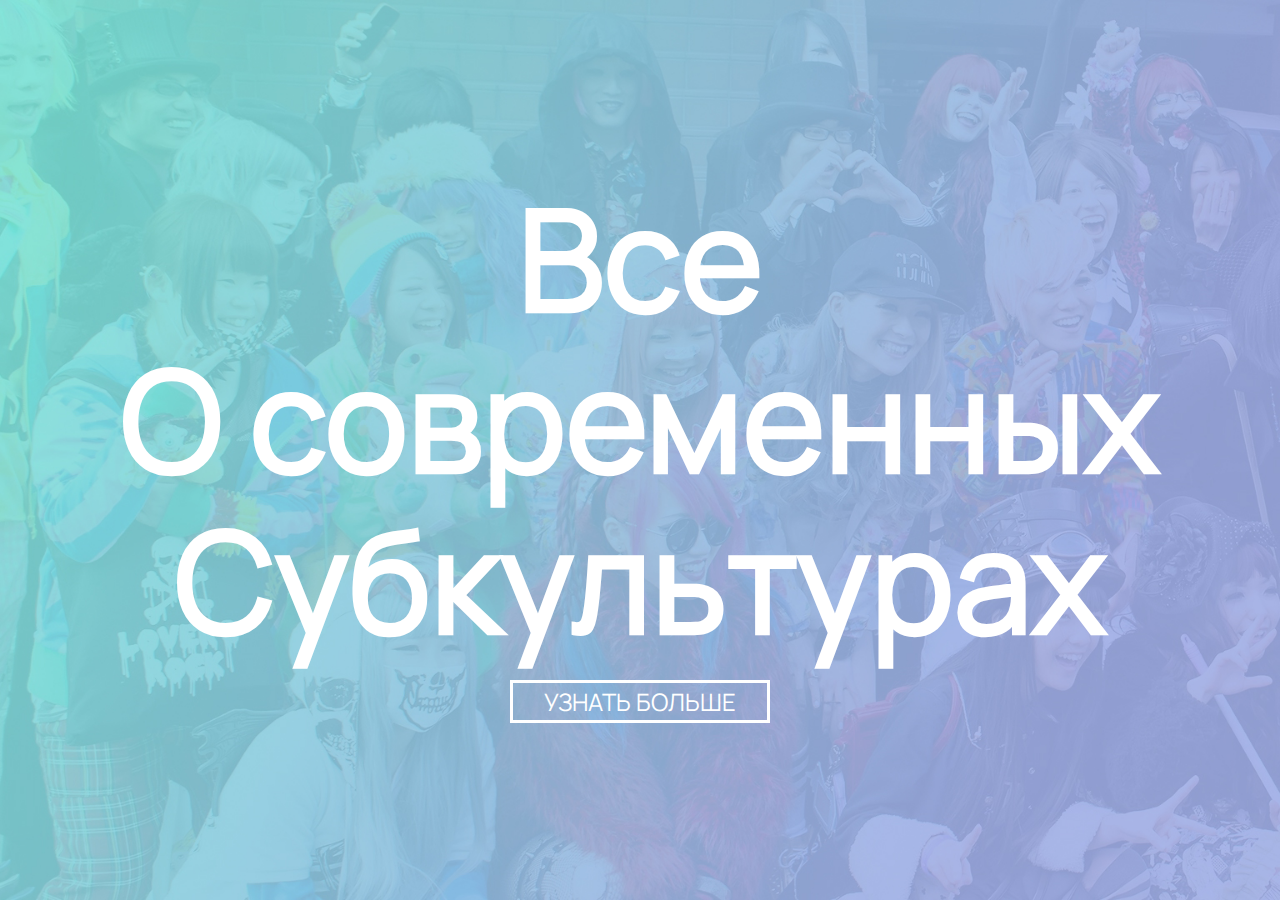
<file: index.html>
<!DOCTYPE html>
<html lang="en">
<head>
	<meta charset="UTF-8">
	<title>Все о субкультурах</title>
	<link rel="stylesheet" href="css/normalize.css">
	<link rel="stylesheet" href="css/main.css">
	<meta name="viewport" content="width=device-width initial-scale=1">
</head>
<body>
	
	<section class="intro">
		<div class="section-title">
			<div class="sup-title">
			<h1 >Все</h1>
				<h1>
					О современных
				</h1>
				<h1>
					Субкультурах
				</h1>
			</div>
			<button class="intro-btn">
				<a href="pages/homepage/homepage.html" class="btn-link" >Узнать больше</a>
			</button>
		</div>
	</section>
	
</body>
</html>
</file>
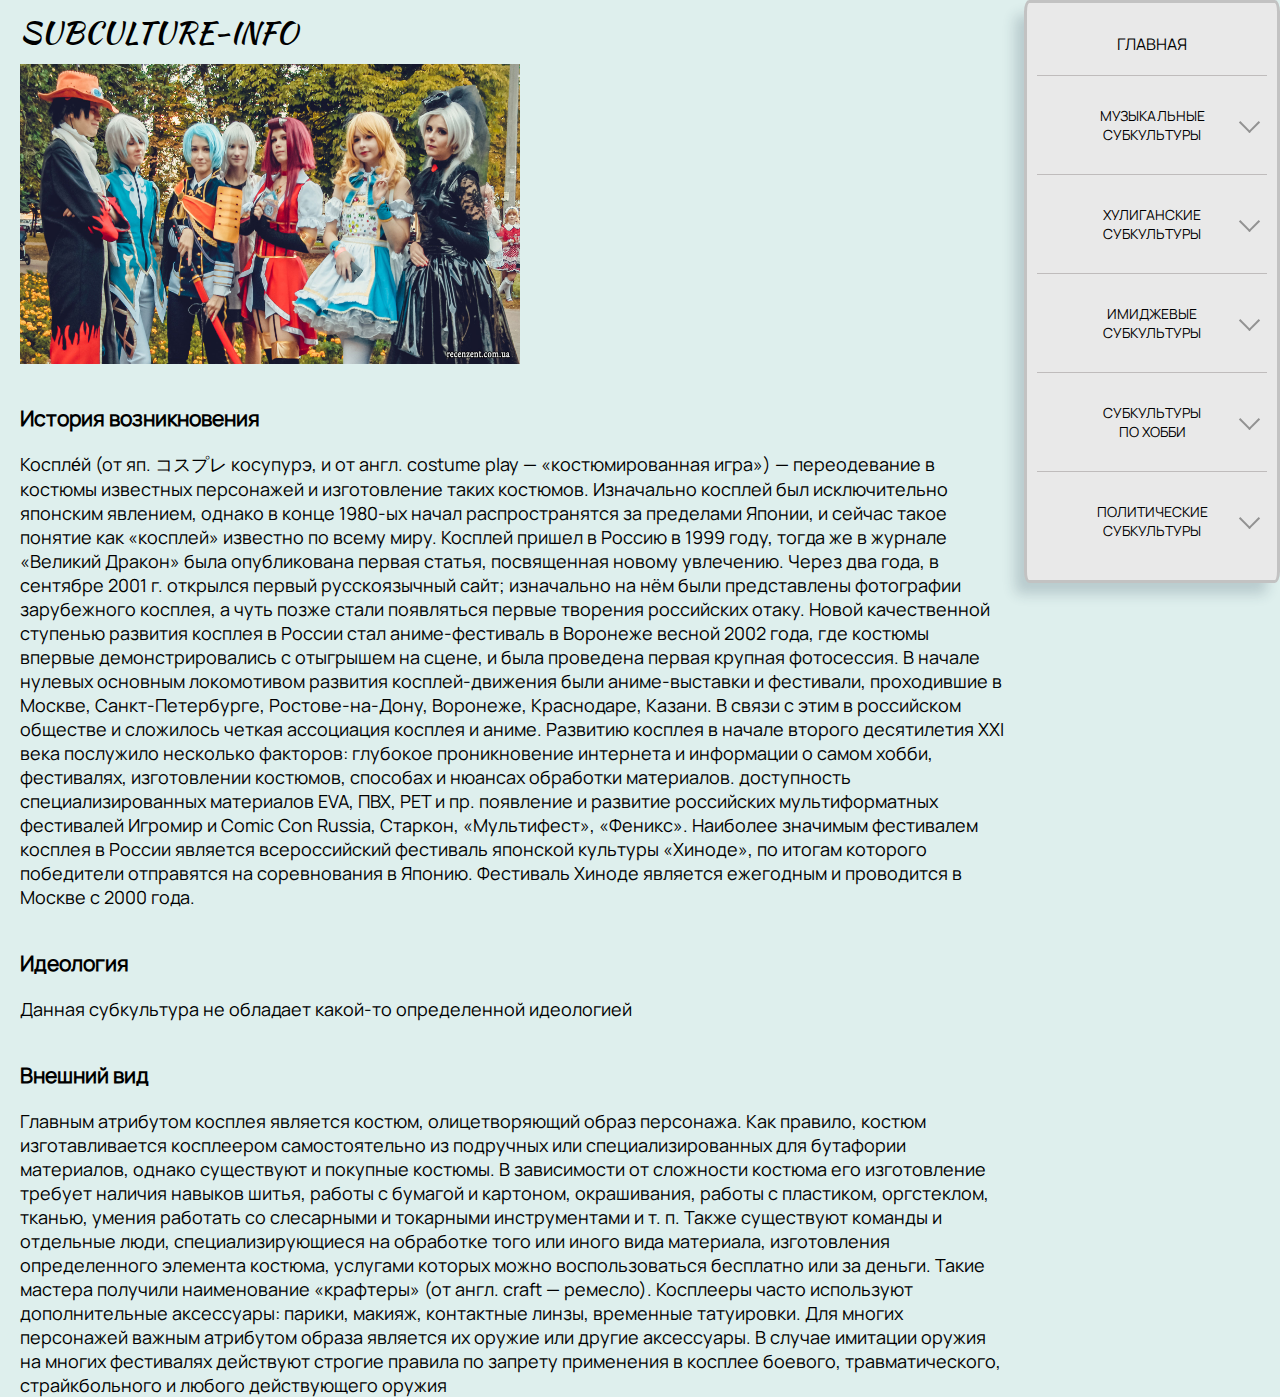
<file: pages/fashion/cosplay/index.html>
<!DOCTYPE html>
<html lang="en">
<head>
	<meta name="viewport" content="width=device-width initial-scale=1">
	<meta charset="UTF-8">
	<title>Косплей</title>
	<link rel="stylesheet" href="../../сss/main.css">
</head>
<body>
<div class="wrapper">
	<header class="header">
			<div class="logo">
				subculture-info
			</div>	

			<div class="menu-toggle">
				<div class="toggle">
		
				</div>
			</div>
	</header>


			<div class="sidebar">
		<a href="../../homepage/homepage.html" class="home-link">Главная</a>
		<button class="menu-button "><span class="btn-text">Музыкальные <p>субкультуры</p></span></button>
			<div class="list ">
				<div class='list-item'><a href='../../musical/alternative/alternative.html'>Альтернативщики</a></div>
				<div class='list-item'><a href="../../musical/got/got.html">Готы</a></div>
				<div class='list-item'><a href="../../musical/metall/index.html">Металлисты</a></div>
				<div class='list-item'><a href="../../musical/punk/index.html">Панки</a></div>
				<div class='list-item'><a href="../../musical/rock/index.html">Рокеры</a></div>
				<div class='list-item'><a href="../../musical/hip-hop/index.html">Хип-хоп (рэперы)</a></div>
				<div class='list-item'><a href="../../musical/emo/emo.html">Эмо</a></div>
				<div class='list-item'><a href="../../musical/folk/folk.html">Фолкеры</a></div>
				<div class='list-item'><a href="../../musical/rave/index.html">Рейверы</a></div>
			</div>
		
		<button class="menu-button"><span class="btn-text">Хулиганские <p>субкультуры</p></span></button>
			<div class="list ">

				<div class='list-item'><a href="../../hooligan/gopniki/index.html">Гопники</a></div>
				<div class='list-item'><a href="../../hooligan/ultras/index.html">Ультрас</a></div>
				<div class='list-item'><a href="../../hooligan/football/index.html">Футбольные хулиганы</a></div>
				<div class='list-item'><a href="../../hooligan/offniki/index.html">Офники</a></div>
			</div>
		<button class="menu-button"><span class="btn-text">Имиджевые <p>субкультуры</p></span></button>
			<div class="list ">
				<div class='list-item'><a href="../../fashion/visualkei/index.html">Visualkei </a></div>
				<div class='list-item'> <a href="../../fashion/cybergot/index.html">Кибер-готы</a></div>
				<div class='list-item'><a href="../../fashion/cosplay/index.html">Косплей</a></div>
				<div class='list-item'><a href="../../fashion/teddy/index.html">Тедди-бои</a></div>
				<div class='list-item'><a href="../../fashion/freaks/index.html">Фрики</a></div>
			</div>
		
		<button class="menu-button"><span class="btn-text">Субкультуры  <p>по хобби</p></span></button>
			<div class="list ">
				<div class='list-item'><a href="../../hobby/baiker/index.html">Байкеры</a></div>
				<div class='list-item'> <a href="../../hobby/raiter/index.html">Райтеры</a></div>
				<div class='list-item'><a href="../../hobby/traicer/index.html">Трейсеры</a></div>
				<div class='list-item'><a href="../../hobby/hacker/index.html">Хакеры</a></div>
				<div class='list-item'><a href="../../hobby/otaku/index.html">Отаку</a></div>
				<div class='list-item'><a href="../../hobby/gamer/index.html">Геймеры</a></div>
				<div class='list-item'><a href="../../hobby/furri/index.html">Фурри</a></div>
			</div>
		
		<button class="menu-button"><span class="btn-text">Политические<p>субкультуры</p></span></button>
			<div class="list ">
				<div class='list-item'><a href="../../political/anarch-punk/anarch-punk.html">Анархо-панки</a></div>
				<div class='list-item'><a href="../../political/antifa/index.html">Антифа</a></div>
				<div class='list-item'><a href="../../political/sharpskin/index.html">SHARP-скинхеды</a></div>
				<div class='list-item'><a href="../../political/hcskin/index.html">НС-скинхеды</a></div>
				<div class='list-item'><a href="../../political/newage/index.html">Нью-Эйдж</a></div>
				<div class='list-item'><a href="../../political/Straight edge/index.html">Стрейт-Эйджеры</a></div>
				<div class='list-item'><a href="../../political/hipsters/index.html">Хипстеры</a></div>
				<div class='list-item'><a href="../../political/yuppi/index.html">Яппи</a></div>

			</div>
		</div>

		<div class="container">
			<div class="intro">
				<div class="intro-header">
					<img src="002-anime-festival.jpg" alt="image" class="sub-img">
					<div class="nav">
						<div class="nav-item">
							<a href="#history" class="nav-link first-link">История возникновения</a>
						</div>
						
						<div class="nav-item">
							<a href="#ideology" class="nav-link">Идеология</a>
						</div>
						
						<div class="nav-item">
							<a href="#visual" class="nav-link">Внешний вид</a>
						</div>
					</div>
				</div>



				<div class="text-description" id='history'>
						<h3 class="text-title">История возникновения</h3>

							Коспле́й (от яп. コスプレ косупурэ, и от англ. costume play — «костюмированная игра») — переодевание в костюмы известных персонажей и изготовление таких костюмов.

							Изначально косплей был исключительно японским явлением, однако в конце 1980-ых начал распространятся за пределами Японии, и сейчас такое понятие как «косплей» известно по всему миру.

							Косплей пришел в Россию в 1999 году, тогда же в журнале «Великий Дракон» была опубликована первая статья, посвященная новому увлечению. Через два года, в сентябре 2001 г. открылся первый русскоязычный сайт; изначально на нём были представлены фотографии зарубежного косплея, а чуть позже стали появляться первые творения российских отаку. Новой качественной ступенью развития косплея в России стал аниме-фестиваль в Воронеже весной 2002 года, где костюмы впервые демонстрировались с отыгрышем на сцене, и была проведена первая крупная фотосессия. В начале нулевых основным локомотивом развития косплей-движения были аниме-выставки и фестивали, проходившие в Москве, Санкт-Петербурге, Ростове-на-Дону, Воронеже, Краснодаре, Казани. В связи с этим в российском обществе и сложилось четкая ассоциация косплея и аниме.

							Развитию косплея в начале второго десятилетия XXI века послужило несколько факторов:

							глубокое проникновение интернета и информации о самом хобби, фестивалях, изготовлении костюмов, способах и нюансах обработки материалов.
							доступность специализированных материалов EVA, ПВХ, PET и пр.
							появление и развитие российских мультиформатных фестивалей Игромир и Comic Con Russia, Старкон, «Мультифест», «Феникс».
							Наиболее значимым фестивалем косплея в России является всероссийский фестиваль японской культуры «Хиноде», по итогам которого победители отправятся на соревнования в Японию. Фестиваль Хиноде является ежегодным и проводится в Москве с 2000 года.



				
				<div class="text-description" id='ideology'>
						<h3 class="text-title">Идеология</h3>

							Данная субкультура не обладает какой-то определенной идеологией
				</div>



				<div class="text-description" id='visual'>
						<h3 class="text-title">Внешний вид</h3>


						Главным атрибутом косплея является костюм, олицетворяющий образ персонажа. Как правило, костюм изготавливается косплеером самостоятельно из подручных или специализированных для бутафории материалов, однако существуют и покупные костюмы. В зависимости от сложности костюма его изготовление требует наличия навыков шитья, работы с бумагой и картоном, окрашивания, работы с пластиком, оргстеклом, тканью, умения работать со слесарными и токарными инструментами и т. п.

						Также существуют команды и отдельные люди, специализирующиеся на обработке того или иного вида материала, изготовления определенного элемента костюма, услугами которых можно воспользоваться бесплатно или за деньги. Такие мастера получили наименование «крафтеры» (от англ. craft — ремесло).

						Косплееры часто используют дополнительные аксессуары: парики, макияж, контактные линзы, временные татуировки. Для многих персонажей важным атрибутом образа является их оружие или другие аксессуары. В случае имитации оружия на многих фестивалях действуют строгие правила по запрету применения в косплее боевого, травматического, страйкбольного и любого действующего оружия
				</div>

			</div>

		</div>
	</div>	
	<script src="../../js/app.js"></script>
</body>
</html>
</file>
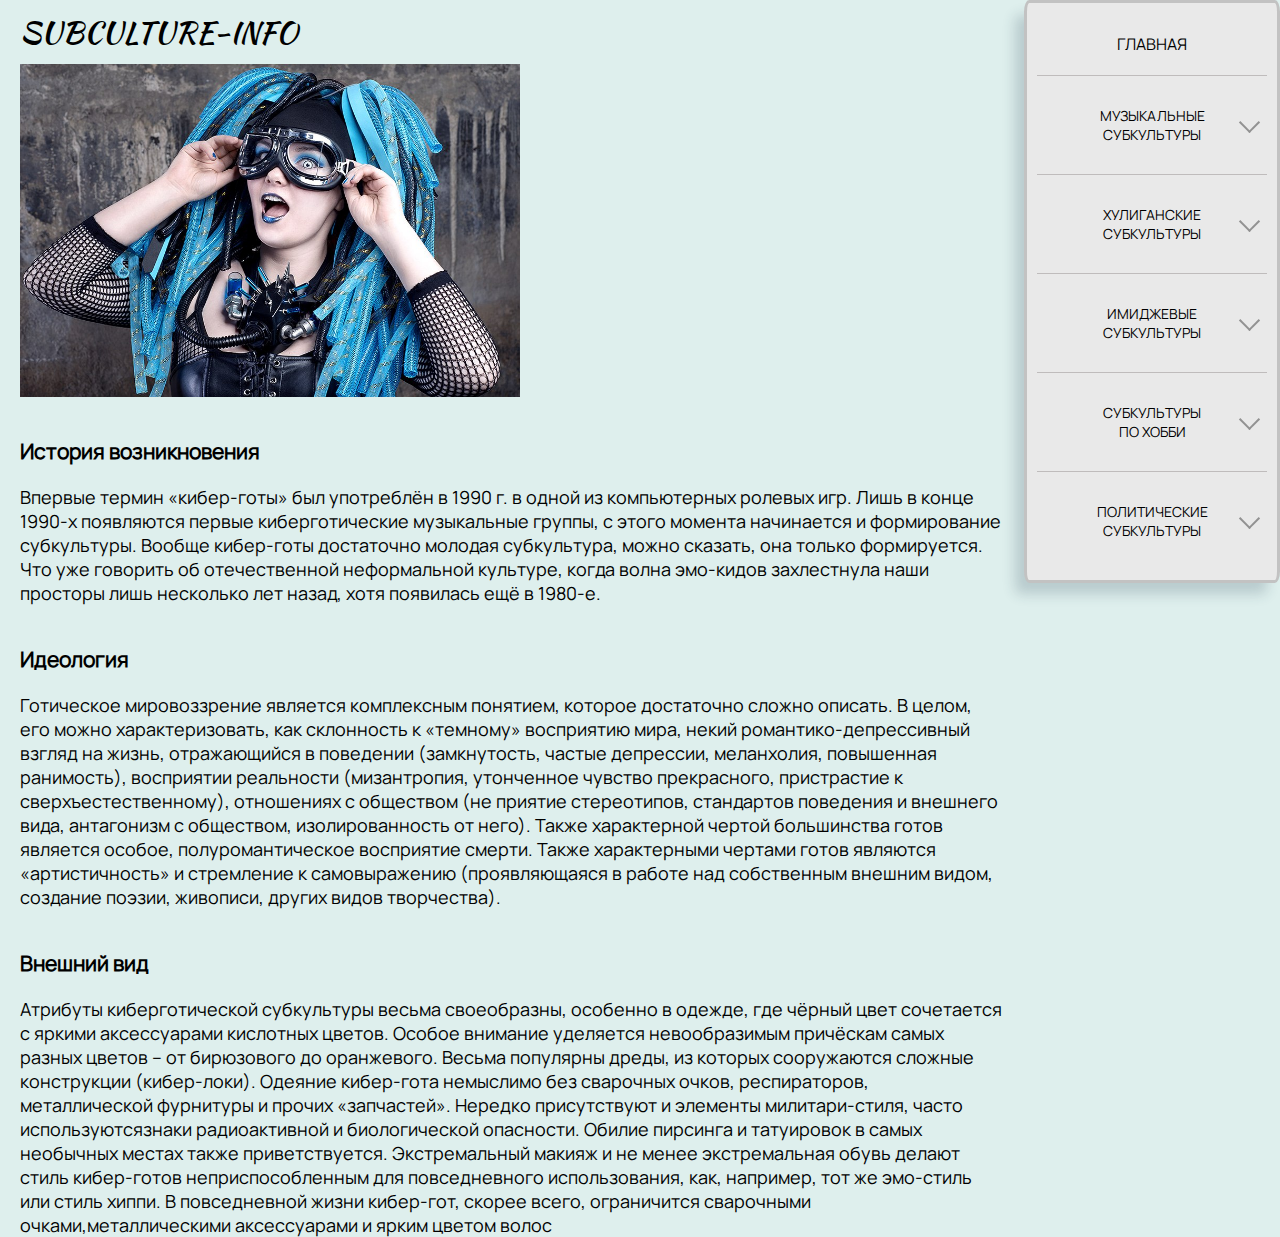
<file: pages/fashion/cybergot/index.html>
<!DOCTYPE html>
<html lang="en">
<head>
	<meta name="viewport" content="width=device-width initial-scale=1">
	<meta charset="UTF-8">
	<title>Кибер готы</title>
	<link rel="stylesheet" href="../../сss/main.css">
</head>
<body>
<div class="wrapper">
	<header class="header">
			<div class="logo">
				subculture-info
			</div>	

			<div class="menu-toggle">
				<div class="toggle">
		
				</div>
			</div>
	</header>


			<div class="sidebar">
		<a href="../../homepage/homepage.html" class="home-link">Главная</a>
		<button class="menu-button "><span class="btn-text">Музыкальные <p>субкультуры</p></span></button>
			<div class="list ">
				<div class='list-item'><a href='../../musical/alternative/alternative.html'>Альтернативщики</a></div>
				<div class='list-item'><a href="../../musical/got/got.html">Готы</a></div>
				<div class='list-item'><a href="../../musical/metall/index.html">Металлисты</a></div>
				<div class='list-item'><a href="../../musical/punk/index.html">Панки</a></div>
				<div class='list-item'><a href="../../musical/rock/index.html">Рокеры</a></div>
				<div class='list-item'><a href="../../musical/hip-hop/index.html">Хип-хоп (рэперы)</a></div>
				<div class='list-item'><a href="../../musical/emo/emo.html">Эмо</a></div>
				<div class='list-item'><a href="../../musical/folk/folk.html">Фолкеры</a></div>
				<div class='list-item'><a href="../../musical/rave/index.html">Рейверы</a></div>
			</div>
		
		<button class="menu-button"><span class="btn-text">Хулиганские <p>субкультуры</p></span></button>
			<div class="list ">

				<div class='list-item'><a href="../../hooligan/gopniki/index.html">Гопники</a></div>
				<div class='list-item'><a href="../../hooligan/ultras/index.html">Ультрас</a></div>
				<div class='list-item'><a href="../../hooligan/football/index.html">Футбольные хулиганы</a></div>
				<div class='list-item'><a href="../../hooligan/offniki/index.html">Офники</a></div>
			</div>
		<button class="menu-button"><span class="btn-text">Имиджевые <p>субкультуры</p></span></button>
			<div class="list ">
				<div class='list-item'><a href="../../fashion/visualkei/index.html">Visualkei </a></div>
				<div class='list-item'> <a href="../../fashion/cybergot/index.html">Кибер-готы</a></div>
				<div class='list-item'><a href="../../fashion/cosplay/index.html">Косплей</a></div>
				<div class='list-item'><a href="../../fashion/teddy/index.html">Тедди-бои</a></div>
				<div class='list-item'><a href="../../fashion/freaks/index.html">Фрики</a></div>
			</div>
		
		<button class="menu-button"><span class="btn-text">Субкультуры  <p>по хобби</p></span></button>
			<div class="list ">
				<div class='list-item'><a href="../../hobby/baiker/index.html">Байкеры</a></div>
				<div class='list-item'> <a href="../../hobby/raiter/index.html">Райтеры</a></div>
				<div class='list-item'><a href="../../hobby/traicer/index.html">Трейсеры</a></div>
				<div class='list-item'><a href="../../hobby/hacker/index.html">Хакеры</a></div>
				<div class='list-item'><a href="../../hobby/otaku/index.html">Отаку</a></div>
				<div class='list-item'><a href="../../hobby/gamer/index.html">Геймеры</a></div>
				<div class='list-item'><a href="../../hobby/furri/index.html">Фурри</a></div>
			</div>
		
		<button class="menu-button"><span class="btn-text">Политические<p>субкультуры</p></span></button>
			<div class="list ">
				<div class='list-item'><a href="../../political/anarch-punk/anarch-punk.html">Анархо-панки</a></div>
				<div class='list-item'><a href="../../political/antifa/index.html">Антифа</a></div>
				<div class='list-item'><a href="../../political/sharpskin/index.html">SHARP-скинхеды</a></div>
				<div class='list-item'><a href="../../political/hcskin/index.html">НС-скинхеды</a></div>
				<div class='list-item'><a href="../../political/newage/index.html">Нью-Эйдж</a></div>
				<div class='list-item'><a href="../../political/Straight edge/index.html">Стрейт-Эйджеры</a></div>
				<div class='list-item'><a href="../../political/hipsters/index.html">Хипстеры</a></div>
				<div class='list-item'><a href="../../political/yuppi/index.html">Яппи</a></div>

			</div>
		</div>

		<div class="container">
			<div class="intro">
				<div class="intro-header">
					<img src="kiber-loki-s-golubymi-i-chernymi-lokami-3000.jpg" alt="image" class="sub-img">
					<div class="nav">
						<div class="nav-item">
							<a href="#history" class="nav-link first-link">История возникновения</a>
						</div>
						
						<div class="nav-item">
							<a href="#ideology" class="nav-link">Идеология</a>
						</div>
						
						<div class="nav-item">
							<a href="#visual" class="nav-link">Внешний вид</a>
						</div>
					</div>
				</div>



				<div class="text-description" id='history'>
						<h3 class="text-title">История возникновения</h3>


						Впервые термин «кибер-готы» был употреблён в 1990 г. в одной из компьютерных ролевых игр. Лишь в конце 1990-х появляются первые киберготические музыкальные группы, с этого момента начинается и формирование субкультуры. Вообще кибер-готы достаточно молодая субкультура, можно сказать, она только формируется. Что уже говорить об отечественной неформальной культуре, когда волна эмо-кидов захлестнула наши просторы лишь несколько лет назад, хотя появилась ещё в 1980-е.



				
				<div class="text-description" id='ideology'>
						<h3 class="text-title">Идеология</h3>


						Готическое мировоззрение является комплексным понятием, которое достаточно сложно описать. В целом, его можно характеризовать, как склонность к «темному» восприятию мира, некий романтико-депрессивный взгляд на жизнь, отражающийся в поведении (замкнутость, частые депрессии, меланхолия, повышенная ранимость), восприятии реальности (мизантропия, утонченное чувство прекрасного, пристрастие к сверхъестественному), отношениях с обществом (не приятие стереотипов, стандартов поведения и внешнего вида, антагонизм с обществом, изолированность от него).

						Также характерной чертой большинства готов является особое, полуромантическое восприятие смерти. Также характерными чертами готов являются «артистичность» и стремление к самовыражению (проявляющаяся в работе над собственным внешним видом, создание поэзии, живописи, других видов творчества).
				</div>



				<div class="text-description" id='visual'>
						<h3 class="text-title">Внешний вид</h3>


						Атрибуты киберготической субкультуры весьма своеобразны, особенно в одежде, где чёрный цвет сочетается с яркими аксессуарами кислотных цветов. Особое внимание уделяется невообразимым причёскам самых разных цветов – от бирюзового до оранжевого. Весьма популярны дреды, из которых сооружаются сложные конструкции (кибер-локи). Одеяние кибер-гота немыслимо без сварочных очков, респираторов, металлической фурнитуры и прочих «запчастей». Нередко присутствуют и элементы милитари-стиля, часто используютсязнаки радиоактивной и биологической опасности. Обилие пирсинга и татуировок в самых необычных местах также приветствуется. Экстремальный макияж и не менее экстремальная обувь делают стиль кибер-готов неприспособленным для повседневного использования, как, например, тот же эмо-стиль или стиль хиппи. В повседневной жизни кибер-гот, скорее всего, ограничится сварочными очками,металлическими аксессуарами и ярким цветом волос
				</div>

			</div>

		</div>
	</div>	
	<script src="../../js/app.js"></script>
</body>
</html>
</file>
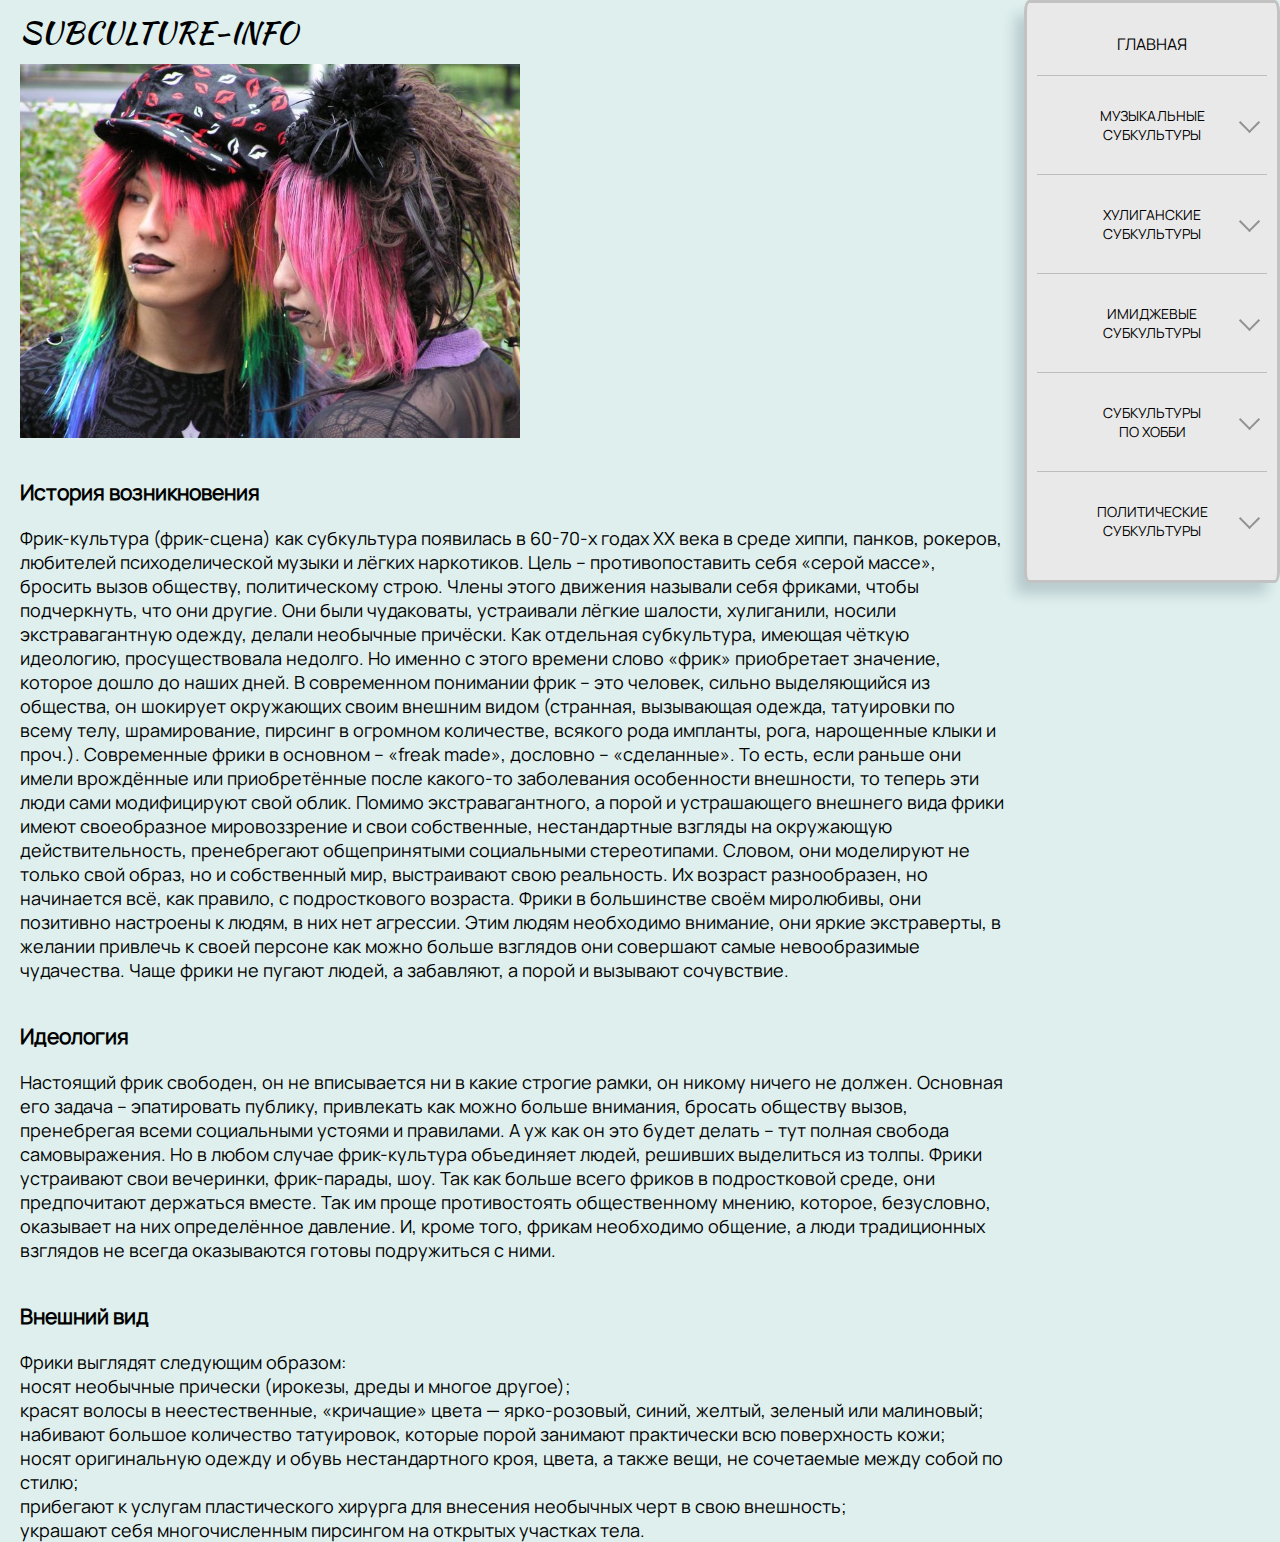
<file: pages/fashion/freaks/index.html>
<!DOCTYPE html>
<html lang="en">
<head>
	<meta name="viewport" content="width=device-width initial-scale=1">
	<meta charset="UTF-8">
	<title>Фрики</title>
	<link rel="stylesheet" href="../../сss/main.css">
</head>
<body>
<div class="wrapper">
	<header class="header">
			<div class="logo">
				subculture-info
			</div>	

			<div class="menu-toggle">
				<div class="toggle">
		
				</div>
			</div>
	</header>


			<div class="sidebar">
		<a href="../../homepage/homepage.html" class="home-link">Главная</a>
		<button class="menu-button "><span class="btn-text">Музыкальные <p>субкультуры</p></span></button>
			<div class="list ">
				<div class='list-item'><a href='../../musical/alternative/alternative.html'>Альтернативщики</a></div>
				<div class='list-item'><a href="../../musical/got/got.html">Готы</a></div>
				<div class='list-item'><a href="../../musical/metall/index.html">Металлисты</a></div>
				<div class='list-item'><a href="../../musical/punk/index.html">Панки</a></div>
				<div class='list-item'><a href="../../musical/rock/index.html">Рокеры</a></div>
				<div class='list-item'><a href="../../musical/hip-hop/index.html">Хип-хоп (рэперы)</a></div>
				<div class='list-item'><a href="../../musical/emo/emo.html">Эмо</a></div>
				<div class='list-item'><a href="../../musical/folk/folk.html">Фолкеры</a></div>
				<div class='list-item'><a href="../../musical/rave/index.html">Рейверы</a></div>
			</div>
		
		<button class="menu-button"><span class="btn-text">Хулиганские <p>субкультуры</p></span></button>
			<div class="list ">

				<div class='list-item'><a href="../../hooligan/gopniki/index.html">Гопники</a></div>
				<div class='list-item'><a href="../../hooligan/ultras/index.html">Ультрас</a></div>
				<div class='list-item'><a href="../../hooligan/football/index.html">Футбольные хулиганы</a></div>
				<div class='list-item'><a href="../../hooligan/offniki/index.html">Офники</a></div>
			</div>
		<button class="menu-button"><span class="btn-text">Имиджевые <p>субкультуры</p></span></button>
			<div class="list ">
				<div class='list-item'><a href="../../fashion/visualkei/index.html">Visualkei </a></div>
				<div class='list-item'> <a href="../../fashion/cybergot/index.html">Кибер-готы</a></div>
				<div class='list-item'><a href="../../fashion/cosplay/index.html">Косплей</a></div>
				<div class='list-item'><a href="../../fashion/teddy/index.html">Тедди-бои</a></div>
				<div class='list-item'><a href="../../fashion/freaks/index.html">Фрики</a></div>
			</div>
		
		<button class="menu-button"><span class="btn-text">Субкультуры  <p>по хобби</p></span></button>
			<div class="list ">
				<div class='list-item'><a href="../../hobby/baiker/index.html">Байкеры</a></div>
				<div class='list-item'> <a href="../../hobby/raiter/index.html">Райтеры</a></div>
				<div class='list-item'><a href="../../hobby/traicer/index.html">Трейсеры</a></div>
				<div class='list-item'><a href="../../hobby/hacker/index.html">Хакеры</a></div>
				<div class='list-item'><a href="../../hobby/otaku/index.html">Отаку</a></div>
				<div class='list-item'><a href="../../hobby/gamer/index.html">Геймеры</a></div>
				<div class='list-item'><a href="../../hobby/furri/index.html">Фурри</a></div>
			</div>
		
		<button class="menu-button"><span class="btn-text">Политические<p>субкультуры</p></span></button>
			<div class="list ">
				<div class='list-item'><a href="../../political/anarch-punk/anarch-punk.html">Анархо-панки</a></div>
				<div class='list-item'><a href="../../political/antifa/index.html">Антифа</a></div>
				<div class='list-item'><a href="../../political/sharpskin/index.html">SHARP-скинхеды</a></div>
				<div class='list-item'><a href="../../political/hcskin/index.html">НС-скинхеды</a></div>
				<div class='list-item'><a href="../../political/newage/index.html">Нью-Эйдж</a></div>
				<div class='list-item'><a href="../../political/Straight edge/index.html">Стрейт-Эйджеры</a></div>
				<div class='list-item'><a href="../../political/hipsters/index.html">Хипстеры</a></div>
				<div class='list-item'><a href="../../political/yuppi/index.html">Яппи</a></div>

			</div>
		</div>

		<div class="container">
			<div class="intro">
				<div class="intro-header">
					<img src="1467547064_friki-1.jpg" alt="image" class="sub-img">
					<div class="nav">
						<div class="nav-item">
							<a href="#history" class="nav-link first-link">История возникновения</a>
						</div>
						
						<div class="nav-item">
							<a href="#ideology" class="nav-link">Идеология</a>
						</div>
						
						<div class="nav-item">
							<a href="#visual" class="nav-link">Внешний вид</a>
						</div>
					</div>
				</div>



				<div class="text-description" id='history'>
						<h3 class="text-title">История возникновения</h3>

							Фрик-культура (фрик-сцена) как субкультура появилась в 60-70-х годах XX века в среде хиппи, панков, рокеров, любителей психоделической музыки и лёгких наркотиков. Цель – противопоставить себя «серой массе», бросить вызов обществу, политическому строю. Члены этого движения называли себя фриками, чтобы подчеркнуть, что они другие. Они были чудаковаты, устраивали лёгкие шалости, хулиганили, носили экстравагантную одежду, делали необычные причёски. Как отдельная субкультура, имеющая чёткую идеологию, просуществовала недолго. Но именно с этого времени слово «фрик» приобретает значение, которое дошло до наших дней. В современном понимании фрик – это человек, сильно выделяющийся из общества, он шокирует окружающих своим внешним видом (странная, вызывающая одежда, татуировки по всему телу, шрамирование, пирсинг в огромном количестве, всякого рода импланты, рога, нарощенные клыки и проч.). Современные фрики в основном – «freak made», дословно – «сделанные». То есть, если раньше они имели врождённые или приобретённые после какого-то заболевания особенности внешности, то теперь эти люди сами модифицируют свой облик. Помимо экстравагантного, а порой и устрашающего внешнего вида фрики имеют своеобразное мировоззрение и свои собственные, нестандартные взгляды на окружающую действительность, пренебрегают общепринятыми социальными стереотипами. Словом, они моделируют не только свой образ, но и собственный мир, выстраивают свою реальность. Их возраст разнообразен, но начинается всё, как правило, с подросткового возраста. Фрики в большинстве своём миролюбивы, они позитивно настроены к людям, в них нет агрессии. Этим людям необходимо внимание, они яркие экстраверты, в желании привлечь к своей персоне как можно больше взглядов они совершают самые невообразимые чудачества. Чаще фрики не пугают людей, а забавляют, а порой и вызывают сочувствие.		
				<div class="text-description" id='ideology'>
						<h3 class="text-title">Идеология</h3>

							Настоящий фрик свободен, он не вписывается ни в какие строгие рамки, он никому ничего не должен. Основная его задача – эпатировать публику, привлекать как можно больше внимания, бросать обществу вызов, пренебрегая всеми социальными устоями и правилами. А уж как он это будет делать – тут полная свобода самовыражения. Но в любом случае фрик-культура объединяет людей, решивших выделиться из толпы. Фрики устраивают свои вечеринки, фрик-парады, шоу. Так как больше всего фриков в подростковой среде, они предпочитают держаться вместе. Так им проще противостоять общественному мнению, которое, безусловно, оказывает на них определённое давление. И, кроме того, фрикам необходимо общение, а люди традиционных взглядов не всегда оказываются готовы подружиться с ними.
				</div>



				<div class="text-description" id='visual'>
						<h3 class="text-title">Внешний вид</h3>


						<p>Фрики выглядят следующим образом:</p>
						<p>носят необычные прически (ирокезы, дреды и многое другое);</p>
						<p>красят волосы в неестественные, «кричащие» цвета — ярко-розовый, синий, желтый, зеленый или малиновый;</p>
						<p>набивают большое количество татуировок, которые порой занимают практически всю поверхность кожи;</p>
						<p>носят оригинальную одежду и обувь нестандартного кроя, цвета, а также вещи, не сочетаемые между собой по стилю;</p>
						<p>прибегают к услугам пластического хирурга для внесения необычных черт в свою внешность;</p>
						<p>украшают себя многочисленным пирсингом на открытых участках тела.</p>
				</div>

			</div>

		</div>
	</div>	
	<script src="../../js/app.js"></script>
</body>
</html>
</file>
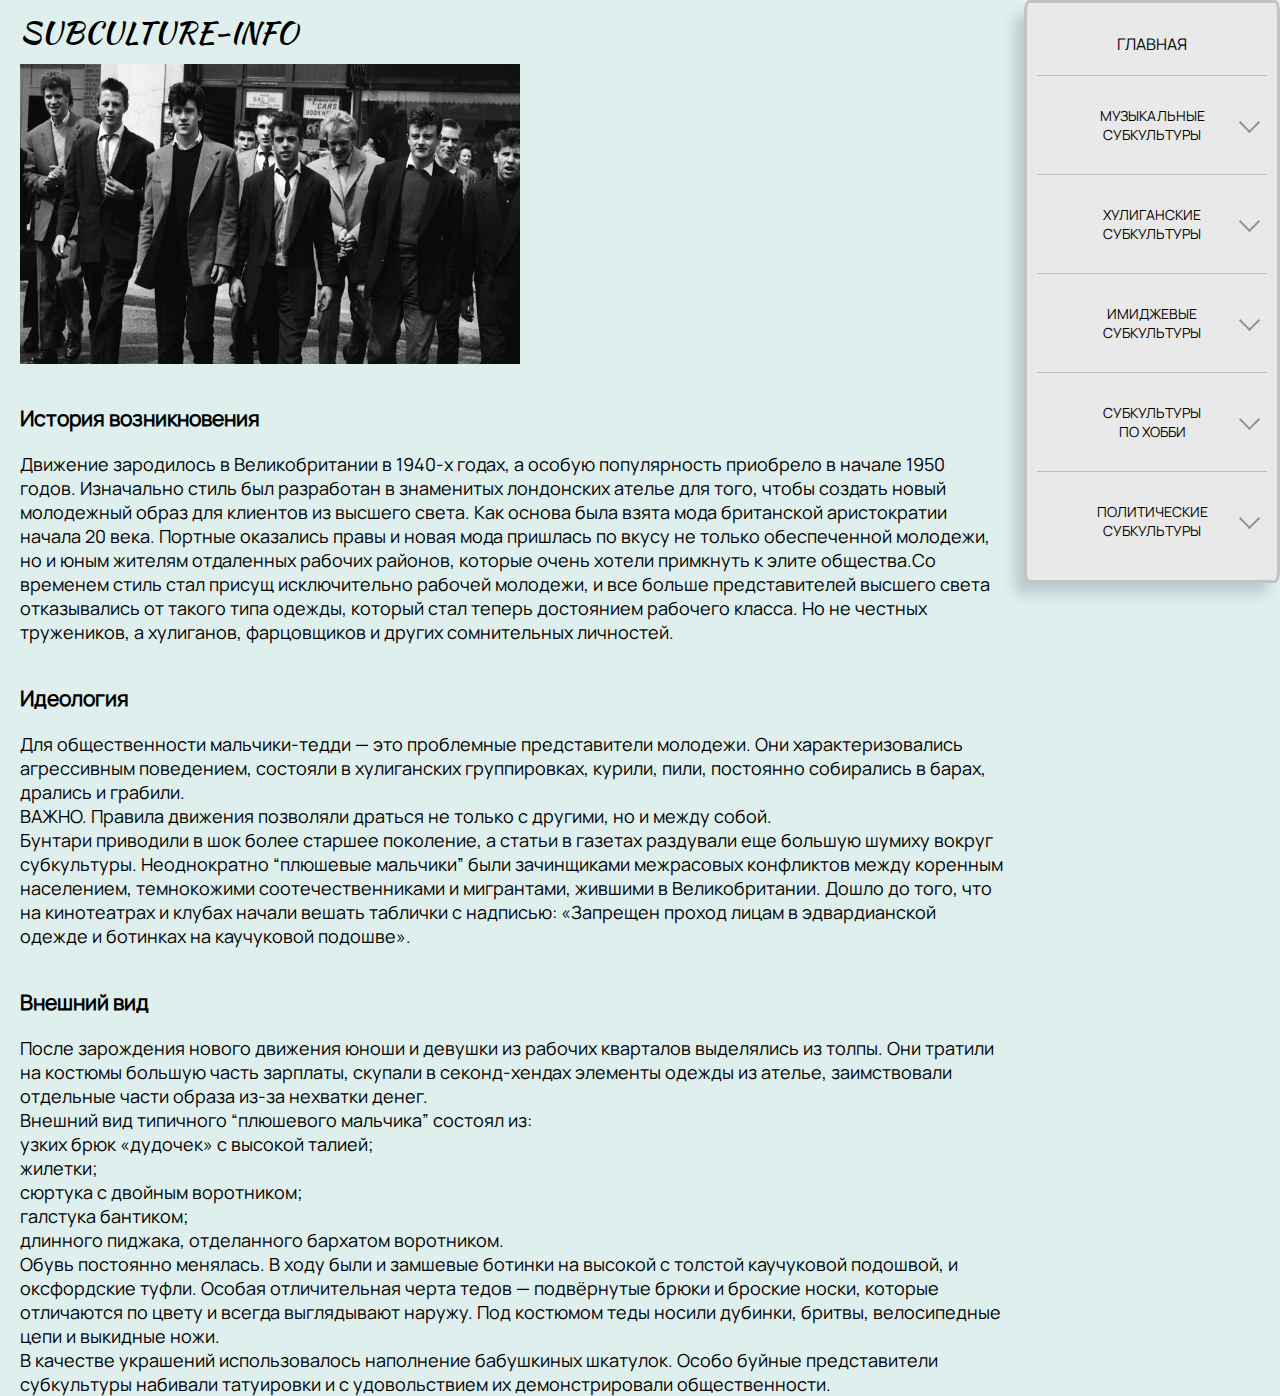
<file: pages/fashion/teddy/index.html>
<!DOCTYPE html>
<html lang="en">
<head>
	<meta name="viewport" content="width=device-width initial-scale=1">
	<meta charset="UTF-8">
	<title>Тедди-бои</title>
	<link rel="stylesheet" href="../../сss/main.css">
</head>
<body>
<div class="wrapper">
	<header class="header">
			<div class="logo">
				subculture-info
			</div>	

			<div class="menu-toggle">
				<div class="toggle">
		
				</div>
			</div>
	</header>


			<div class="sidebar">
		<a href="../../homepage/homepage.html" class="home-link">Главная</a>
		<button class="menu-button "><span class="btn-text">Музыкальные <p>субкультуры</p></span></button>
			<div class="list ">
				<div class='list-item'><a href='../../musical/alternative/alternative.html'>Альтернативщики</a></div>
				<div class='list-item'><a href="../../musical/got/got.html">Готы</a></div>
				<div class='list-item'><a href="../../musical/metall/index.html">Металлисты</a></div>
				<div class='list-item'><a href="../../musical/punk/index.html">Панки</a></div>
				<div class='list-item'><a href="../../musical/rock/index.html">Рокеры</a></div>
				<div class='list-item'><a href="../../musical/hip-hop/index.html">Хип-хоп (рэперы)</a></div>
				<div class='list-item'><a href="../../musical/emo/emo.html">Эмо</a></div>
				<div class='list-item'><a href="../../musical/folk/folk.html">Фолкеры</a></div>
				<div class='list-item'><a href="../../musical/rave/index.html">Рейверы</a></div>
			</div>
		
		<button class="menu-button"><span class="btn-text">Хулиганские <p>субкультуры</p></span></button>
			<div class="list ">

				<div class='list-item'><a href="../../hooligan/gopniki/index.html">Гопники</a></div>
				<div class='list-item'><a href="../../hooligan/ultras/index.html">Ультрас</a></div>
				<div class='list-item'><a href="../../hooligan/football/index.html">Футбольные хулиганы</a></div>
				<div class='list-item'><a href="../../hooligan/offniki/index.html">Офники</a></div>
			</div>
		<button class="menu-button"><span class="btn-text">Имиджевые <p>субкультуры</p></span></button>
			<div class="list ">
				<div class='list-item'><a href="../../fashion/visualkei/index.html">Visualkei </a></div>
				<div class='list-item'> <a href="../../fashion/cybergot/index.html">Кибер-готы</a></div>
				<div class='list-item'><a href="../../fashion/cosplay/index.html">Косплей</a></div>
				<div class='list-item'><a href="../../fashion/teddy/index.html">Тедди-бои</a></div>
				<div class='list-item'><a href="../../fashion/freaks/index.html">Фрики</a></div>
			</div>
		
		<button class="menu-button"><span class="btn-text">Субкультуры  <p>по хобби</p></span></button>
			<div class="list ">
				<div class='list-item'><a href="../../hobby/baiker/index.html">Байкеры</a></div>
				<div class='list-item'> <a href="../../hobby/raiter/index.html">Райтеры</a></div>
				<div class='list-item'><a href="../../hobby/traicer/index.html">Трейсеры</a></div>
				<div class='list-item'><a href="../../hobby/hacker/index.html">Хакеры</a></div>
				<div class='list-item'><a href="../../hobby/otaku/index.html">Отаку</a></div>
				<div class='list-item'><a href="../../hobby/gamer/index.html">Геймеры</a></div>
				<div class='list-item'><a href="../../hobby/furri/index.html">Фурри</a></div>
			</div>
		
		<button class="menu-button"><span class="btn-text">Политические<p>субкультуры</p></span></button>
			<div class="list ">
				<div class='list-item'><a href="../../political/anarch-punk/anarch-punk.html">Анархо-панки</a></div>
				<div class='list-item'><a href="../../political/antifa/index.html">Антифа</a></div>
				<div class='list-item'><a href="../../political/sharpskin/index.html">SHARP-скинхеды</a></div>
				<div class='list-item'><a href="../../political/hcskin/index.html">НС-скинхеды</a></div>
				<div class='list-item'><a href="../../political/newage/index.html">Нью-Эйдж</a></div>
				<div class='list-item'><a href="../../political/Straight edge/index.html">Стрейт-Эйджеры</a></div>
				<div class='list-item'><a href="../../political/hipsters/index.html">Хипстеры</a></div>
				<div class='list-item'><a href="../../political/yuppi/index.html">Яппи</a></div>

			</div>
		</div>

		<div class="container">
			<div class="intro">
				<div class="intro-header">
					<img src="Youth_Sub_Cultures_Teddy_Boys_1956.jpg" alt="image" class="sub-img">
					<div class="nav">
						<div class="nav-item">
							<a href="#history" class="nav-link first-link">История возникновения</a>
						</div>
						
						<div class="nav-item">
							<a href="#ideology" class="nav-link">Идеология</a>
						</div>
						
						<div class="nav-item">
							<a href="#visual" class="nav-link">Внешний вид</a>
						</div>
					</div>
				</div>



				<div class="text-description" id='history'>
						<h3 class="text-title">История возникновения</h3>


						Движение зародилось в Великобритании в 1940-х годах, а особую популярность приобрело в начале 1950 годов. Изначально стиль был разработан в знаменитых лондонских ателье для того, чтобы создать новый молодежный образ для клиентов из высшего света. Как основа была взята мода британской аристократии начала 20 века.
						Портные оказались правы и новая мода пришлась по вкусу не только обеспеченной молодежи, но и юным жителям отдаленных рабочих районов, которые очень хотели примкнуть к элите общества.Со временем стиль стал присущ исключительно рабочей молодежи, и все больше представителей высшего света отказывались от такого типа одежды, который стал теперь достоянием рабочего класса. Но не честных тружеников, а хулиганов, фарцовщиков и других сомнительных личностей.



				
				<div class="text-description" id='ideology'>
						<h3 class="text-title">Идеология</h3>

							Для общественности мальчики-тедди — это проблемные представители молодежи. Они характеризовались агрессивным поведением, состояли в хулиганских группировках, курили, пили, постоянно собирались в барах, дрались и грабили.
							<p>ВАЖНО. Правила движения позволяли драться не только с другими, но и между собой.</p>
							Бунтари приводили в шок более старшее поколение, а статьи в газетах раздували еще большую шумиху вокруг субкультуры. Неоднократно “плюшевые мальчики” были зачинщиками межрасовых конфликтов между коренным населением, темнокожими соотечественниками и мигрантами, жившими в Великобритании.
							Дошло до того, что на кинотеатрах и клубах начали вешать таблички с надписью: «Запрещен проход лицам в эдвардианской одежде и ботинках на каучуковой подошве».
				</div>



				<div class="text-description" id='visual'>
						<h3 class="text-title">Внешний вид</h3>


						После зарождения нового движения юноши и девушки из рабочих кварталов выделялись из толпы. Они тратили на костюмы большую часть зарплаты, скупали в секонд-хендах элементы одежды из ателье, заимствовали отдельные части образа из-за нехватки денег.

						<p>Внешний вид типичного “плюшевого мальчика” состоял из:</p>

						<p>узких брюк «дудочек» с высокой талией;</p>
						<p>жилетки;</p>
						<p>сюртука с двойным воротником;</p>
						<p>галстука бантиком;</p>
						<p>длинного пиджака, отделанного бархатом воротником.</p>
						<p>Обувь постоянно менялась. В ходу были и замшевые ботинки на высокой с толстой каучуковой подошвой, и оксфордские туфли. Особая отличительная черта тедов — подвёрнутые брюки и броские носки, которые отличаются по цвету и всегда выглядывают наружу. Под костюмом теды носили дубинки, бритвы, велосипедные цепи и выкидные ножи.</p>

						В качестве украшений использовалось наполнение бабушкиных шкатулок. Особо буйные представители субкультуры набивали татуировки и с удовольствием их демонстрировали общественности.
				</div>

			</div>

		</div>
	</div>	
	<script src="../../js/app.js"></script>
</body>
</html>
</file>
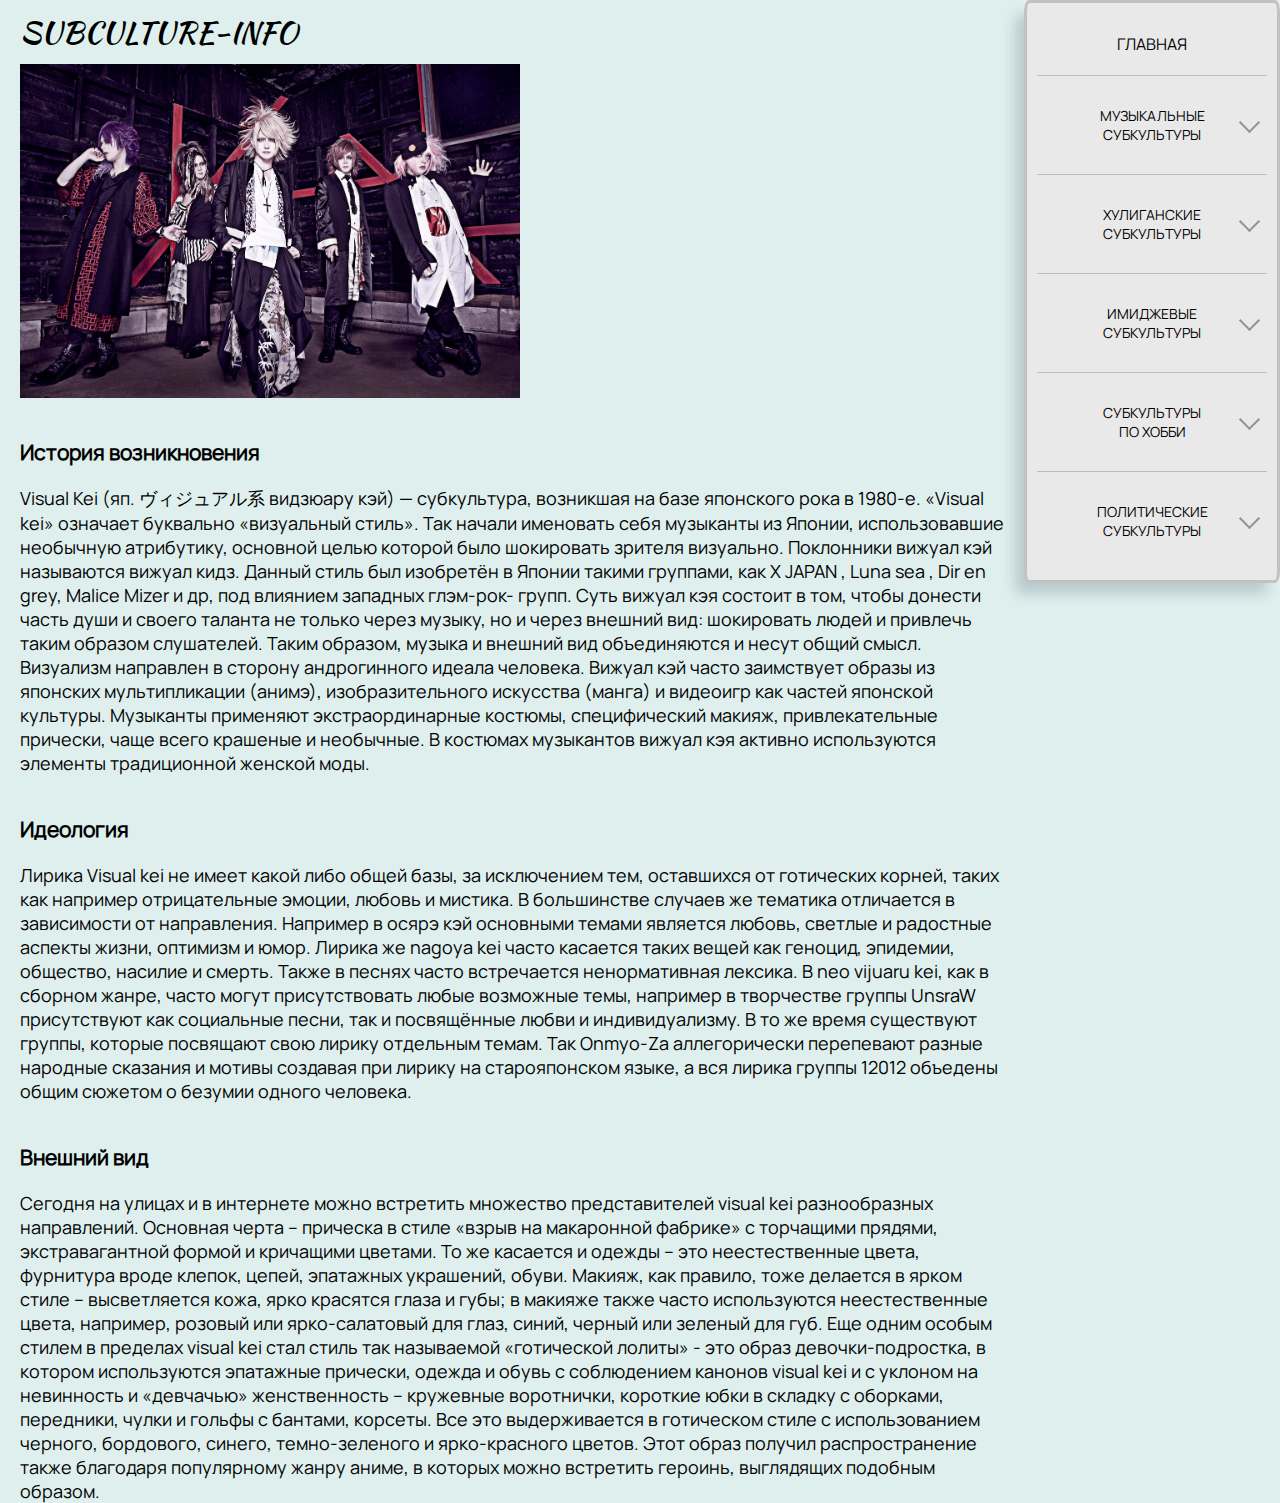
<file: pages/fashion/visualkei/index.html>
<!DOCTYPE html>
<html lang="en">
<head>
	<meta name="viewport" content="width=device-width initial-scale=1">
	<meta charset="UTF-8">
	<title>Visual Kei</title>
	<link rel="stylesheet" href="../../сss/main.css">
</head>
<body>
<div class="wrapper">
	<header class="header">
			<div class="logo">
				subculture-info
			</div>	

			<div class="menu-toggle">
				<div class="toggle">
		
				</div>
			</div>
	</header>


			<div class="sidebar">
		<a href="../../homepage/homepage.html" class="home-link">Главная</a>
		<button class="menu-button "><span class="btn-text">Музыкальные <p>субкультуры</p></span></button>
			<div class="list ">
				<div class='list-item'><a href='../../musical/alternative/alternative.html'>Альтернативщики</a></div>
				<div class='list-item'><a href="../../musical/got/got.html">Готы</a></div>
				<div class='list-item'><a href="../../musical/metall/index.html">Металлисты</a></div>
				<div class='list-item'><a href="../../musical/punk/index.html">Панки</a></div>
				<div class='list-item'><a href="../../musical/rock/index.html">Рокеры</a></div>
				<div class='list-item'><a href="../../musical/hip-hop/index.html">Хип-хоп (рэперы)</a></div>
				<div class='list-item'><a href="../../musical/emo/emo.html">Эмо</a></div>
				<div class='list-item'><a href="../../musical/folk/folk.html">Фолкеры</a></div>
				<div class='list-item'><a href="../../musical/rave/index.html">Рейверы</a></div>
			</div>
		
		<button class="menu-button"><span class="btn-text">Хулиганские <p>субкультуры</p></span></button>
			<div class="list ">

				<div class='list-item'><a href="../../hooligan/gopniki/index.html">Гопники</a></div>
				<div class='list-item'><a href="../../hooligan/ultras/index.html">Ультрас</a></div>
				<div class='list-item'><a href="../../hooligan/football/index.html">Футбольные хулиганы</a></div>
				<div class='list-item'><a href="../../hooligan/offniki/index.html">Офники</a></div>
			</div>
		<button class="menu-button"><span class="btn-text">Имиджевые <p>субкультуры</p></span></button>
			<div class="list ">
				<div class='list-item'><a href="../../fashion/visualkei/index.html">Visualkei </a></div>
				<div class='list-item'> <a href="../../fashion/cybergot/index.html">Кибер-готы</a></div>
				<div class='list-item'><a href="../../fashion/cosplay/index.html">Косплей</a></div>
				<div class='list-item'><a href="../../fashion/teddy/index.html">Тедди-бои</a></div>
				<div class='list-item'><a href="../../fashion/freaks/index.html">Фрики</a></div>
			</div>
		
		<button class="menu-button"><span class="btn-text">Субкультуры  <p>по хобби</p></span></button>
			<div class="list ">
				<div class='list-item'><a href="../../hobby/baiker/index.html">Байкеры</a></div>
				<div class='list-item'> <a href="../../hobby/raiter/index.html">Райтеры</a></div>
				<div class='list-item'><a href="../../hobby/traicer/index.html">Трейсеры</a></div>
				<div class='list-item'><a href="../../hobby/hacker/index.html">Хакеры</a></div>
				<div class='list-item'><a href="../../hobby/otaku/index.html">Отаку</a></div>
				<div class='list-item'><a href="../../hobby/gamer/index.html">Геймеры</a></div>
				<div class='list-item'><a href="../../hobby/furri/index.html">Фурри</a></div>
			</div>
		
		<button class="menu-button"><span class="btn-text">Политические<p>субкультуры</p></span></button>
			<div class="list ">
				<div class='list-item'><a href="../../political/anarch-punk/anarch-punk.html">Анархо-панки</a></div>
				<div class='list-item'><a href="../../political/antifa/index.html">Антифа</a></div>
				<div class='list-item'><a href="../../political/sharpskin/index.html">SHARP-скинхеды</a></div>
				<div class='list-item'><a href="../../political/hcskin/index.html">НС-скинхеды</a></div>
				<div class='list-item'><a href="../../political/newage/index.html">Нью-Эйдж</a></div>
				<div class='list-item'><a href="../../political/Straight edge/index.html">Стрейт-Эйджеры</a></div>
				<div class='list-item'><a href="../../political/hipsters/index.html">Хипстеры</a></div>
				<div class='list-item'><a href="../../political/yuppi/index.html">Яппи</a></div>

			</div>
		</div>

		<div class="container">
			<div class="intro">
				<div class="intro-header">
					<img src="cxyssvmuuailvsp.jpg" alt="image" class="sub-img">
					<div class="nav">
						<div class="nav-item">
							<a href="#history" class="nav-link first-link">История возникновения</a>
						</div>
						
						<div class="nav-item">
							<a href="#ideology" class="nav-link">Идеология</a>
						</div>
						
						<div class="nav-item">
							<a href="#visual" class="nav-link">Внешний вид</a>
						</div>
					</div>
				</div>



				<div class="text-description" id='history'>
						<h3 class="text-title">История возникновения</h3>


						Visual Kei (яп. ヴィジュアル系 видзюару кэй) — субкультура, возникшая на базе японского рока в 1980-е. «Visual kei» означает буквально «визуальный стиль». Так начали именовать себя музыканты из Японии, использовавшие необычную атрибутику, основной целью которой было шокировать зрителя визуально. Поклонники вижуал кэй называются вижуал кидз.

						Данный стиль был изобретён в Японии такими группами, как X JAPAN , Luna sea , Dir en grey, Malice Mizer и др, под влиянием западных глэм-рок- групп. Суть вижуал кэя состоит в том, чтобы донести часть души и своего таланта не только через музыку, но и через внешний вид: шокировать людей и привлечь таким образом слушателей. Таким образом, музыка и внешний вид объединяются и несут общий смысл. Визуализм направлен в сторону андрогинного идеала человека.

						Вижуал кэй часто заимствует образы из японских мультипликации (анимэ), изобразительного искусства (манга) и видеоигр как частей японской культуры. Музыканты применяют экстраординарные костюмы, специфический макияж, привлекательные прически, чаще всего крашеные и необычные. В костюмах музыкантов вижуал кэя активно используются элементы традиционной женской моды.



				
				<div class="text-description" id='ideology'>
						<h3 class="text-title">Идеология</h3>

							Лирика Visual kei не имеет какой либо общей базы, за исключением тем, оставшихся от готических корней, таких как например отрицательные эмоции, любовь и мистика. В большинстве случаев же тематика отличается в зависимости от направления. Например в осярэ кэй основными темами является любовь, светлые и радостные аспекты жизни, оптимизм и юмор.  Лирика же nagoya kei часто касается таких вещей как геноцид, эпидемии, общество, насилие и смерть. Также в песнях часто встречается ненормативная лексика. В neo vijuaru kei, как в сборном жанре, часто могут присутствовать любые возможные темы, например в творчестве группы UnsraW присутствуют как социальные песни, так и посвящённые любви и индивидуализму. В то же время существуют группы, которые посвящают свою лирику отдельным темам. Так Onmyo-Za аллегорически перепевают разные народные сказания и мотивы создавая при лирику на старояпонском языке, а вся лирика группы 12012 объедены общим сюжетом о безумии одного человека.
				</div>



				<div class="text-description" id='visual'>
						<h3 class="text-title">Внешний вид</h3>


						Сегодня на улицах и в интернете можно встретить множество представителей visual kei разнообразных направлений. Основная черта – прическа в стиле «взрыв на макаронной фабрике» с торчащими прядями, экстравагантной формой и кричащими цветами. То же касается и одежды – это неестественные цвета, фурнитура вроде клепок, цепей, эпатажных украшений, обуви. Макияж, как правило, тоже делается в ярком стиле – высветляется кожа, ярко красятся глаза и губы; в макияже также часто используются неестественные цвета, например, розовый или ярко-салатовый для глаз, синий, черный или зеленый для губ.

						Еще одним особым стилем в пределах visual kei стал стиль так называемой «готической лолиты» - это образ девочки-подростка, в котором используются эпатажные прически, одежда и обувь с соблюдением канонов visual kei и с уклоном на невинность и «девчачью» женственность – кружевные воротнички, короткие юбки в складку с оборками, передники, чулки и гольфы с бантами, корсеты. Все это выдерживается в готическом стиле с использованием черного, бордового, синего, темно-зеленого и ярко-красного цветов. Этот образ получил распространение также благодаря популярному жанру аниме, в которых можно встретить героинь, выглядящих подобным образом.
				</div>

			</div>

		</div>
	</div>	
	<script src="../../js/app.js"></script>
</body>
</html>
</file>
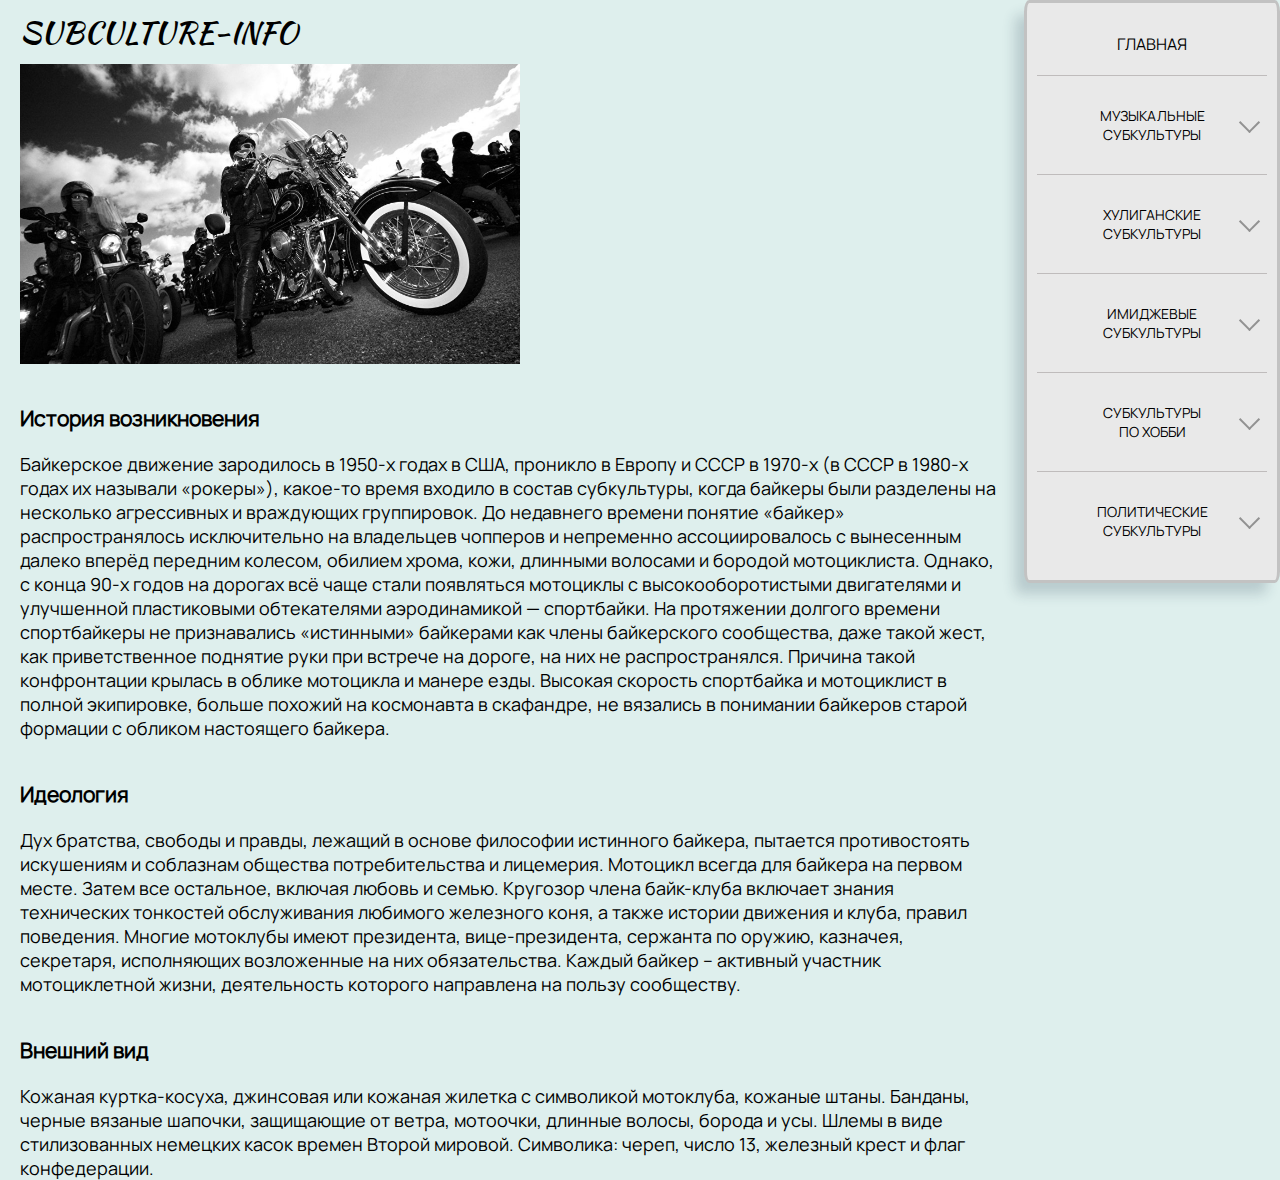
<file: pages/hobby/baiker/index.html>
<!DOCTYPE html>
<html lang="en">
<head>
	<meta name="viewport" content="width=device-width initial-scale=1">
	<meta charset="UTF-8">
	<title>Байкеры</title>
	<link rel="stylesheet" href="../../сss/main.css">
</head>
<body>
<div class="wrapper">
	<header class="header">
			<div class="logo">
				subculture-info
			</div>	

			<div class="menu-toggle">
				<div class="toggle">
		
				</div>
			</div>
	</header>


			<div class="sidebar">
		<a href="../../homepage/homepage.html" class="home-link">Главная</a>
		<button class="menu-button "><span class="btn-text">Музыкальные <p>субкультуры</p></span></button>
			<div class="list ">
				<div class='list-item'><a href='../../musical/alternative/alternative.html'>Альтернативщики</a></div>
				<div class='list-item'><a href="../../musical/got/got.html">Готы</a></div>
				<div class='list-item'><a href="../../musical/metall/index.html">Металлисты</a></div>
				<div class='list-item'><a href="../../musical/punk/index.html">Панки</a></div>
				<div class='list-item'><a href="../../musical/rock/index.html">Рокеры</a></div>
				<div class='list-item'><a href="../../musical/hip-hop/index.html">Хип-хоп (рэперы)</a></div>
				<div class='list-item'><a href="../../musical/emo/emo.html">Эмо</a></div>
				<div class='list-item'><a href="../../musical/folk/folk.html">Фолкеры</a></div>
				<div class='list-item'><a href="../../musical/rave/index.html">Рейверы</a></div>
			</div>
		
		<button class="menu-button"><span class="btn-text">Хулиганские <p>субкультуры</p></span></button>
			<div class="list ">

				<div class='list-item'><a href="../../hooligan/gopniki/index.html">Гопники</a></div>
				<div class='list-item'><a href="../../hooligan/ultras/index.html">Ультрас</a></div>
				<div class='list-item'><a href="../../hooligan/football/index.html">Футбольные хулиганы</a></div>
				<div class='list-item'><a href="../../hooligan/offniki/index.html">Офники</a></div>
			</div>
		<button class="menu-button"><span class="btn-text">Имиджевые <p>субкультуры</p></span></button>
			<div class="list ">
				<div class='list-item'><a href="../../fashion/visualkei/index.html">Visualkei </a></div>
				<div class='list-item'> <a href="../../fashion/cybergot/index.html">Кибер-готы</a></div>
				<div class='list-item'><a href="../../fashion/cosplay/index.html">Косплей</a></div>
				<div class='list-item'><a href="../../fashion/teddy/index.html">Тедди-бои</a></div>
				<div class='list-item'><a href="../../fashion/freaks/index.html">Фрики</a></div>
			</div>
		
		<button class="menu-button"><span class="btn-text">Субкультуры  <p>по хобби</p></span></button>
			<div class="list ">
				<div class='list-item'><a href="../baiker/index.html">Байкеры</a></div>
				<div class='list-item'> <a href="../raiter/index.html">Райтеры</a></div>
				<div class='list-item'><a href="../traicer/index.html">Трейсеры</a></div>
				<div class='list-item'><a href="../hacker/index.html">Хакеры</a></div>
				<div class='list-item'><a href="../otaku/index.html">Отаку</a></div>
				<div class='list-item'><a href="../gamer/index.html">Геймеры</a></div>
				<div class='list-item'><a href="../furri/index.html">Фурри</a></div>
			</div>
		
		<button class="menu-button"><span class="btn-text">Политические<p>субкультуры</p></span></button>
			<div class="list ">
				<div class='list-item'><a href="../../political/anarch-punk/anarch-punk.html">Анархо-панки</a></div>
				<div class='list-item'><a href="../../political/antifa/index.html">Антифа</a></div>
				<div class='list-item'><a href="../../political/sharpskin/index.html">SHARP-скинхеды</a></div>
				<div class='list-item'><a href="../../political/hcskin/index.html">НС-скинхеды</a></div>
				<div class='list-item'><a href="../../political/newage/index.html">Нью-Эйдж</a></div>
				<div class='list-item'><a href="../../political/Straight edge/index.html">Стрейт-Эйджеры</a></div>
				<div class='list-item'><a href="../../political/hipsters/index.html">Хипстеры</a></div>
				<div class='list-item'><a href="../../political/yuppi/index.html">Яппи</a></div>

			</div>
		</div>

		<div class="container">
			<div class="intro">
				<div class="intro-header">
					<img src="bajk-foto.jpg" alt="image" class="sub-img">
					<div class="nav">
						<div class="nav-item">
							<a href="#history" class="nav-link first-link">История возникновения</a>
						</div>
						
						<div class="nav-item">
							<a href="#ideology" class="nav-link">Идеология</a>
						</div>
						
						<div class="nav-item">
							<a href="#visual" class="nav-link">Внешний вид</a>
						</div>
					</div>
				</div>



				<div class="text-description" id='history'>
						<h3 class="text-title">История возникновения</h3>

							Байкерское движение зародилось в 1950-х годах в США, проникло в Европу и СССР в 1970-х (в СССР в 1980-х годах их называли «рокеры»), какое-то время входило в состав субкультуры, когда байкеры были разделены на несколько агрессивных и враждующих группировок.

							До недавнего времени понятие «байкер» распространялось исключительно на владельцев чопперов и непременно ассоциировалось с вынесенным далеко вперёд передним колесом, обилием хрома, кожи, длинными волосами и бородой мотоциклиста. Однако, с конца 90-х годов на дорогах всё чаще стали появляться мотоциклы с высокооборотистыми двигателями и улучшенной пластиковыми обтекателями аэродинамикой — спортбайки. На протяжении долгого времени спортбайкеры не признавались «истинными» байкерами как члены байкерского сообщества, даже такой жест, как приветственное поднятие руки при встрече на дороге, на них не распространялся. Причина такой конфронтации крылась в облике мотоцикла и манере езды. Высокая скорость спортбайка и мотоциклист в полной экипировке, больше похожий на космонавта в скафандре, не вязались в понимании байкеров старой формации с обликом настоящего байкера.



				
				<div class="text-description" id='ideology'>
						<h3 class="text-title">Идеология</h3>

							Дух братства, свободы и правды, лежащий в основе философии истинного байкера, пытается противостоять искушениям и соблазнам общества потребительства и лицемерия. Мотоцикл всегда для байкера на первом месте. Затем все остальное, включая любовь и семью.

							Кругозор члена байк-клуба включает знания технических тонкостей обслуживания любимого железного коня, а также истории движения и клуба, правил поведения. Многие мотоклубы имеют президента, вице-президента, сержанта по оружию, казначея, секретаря, исполняющих возложенные на них обязательства. Каждый байкер – активный участник мотоциклетной жизни, деятельность которого направлена на пользу сообществу.
				</div>



				<div class="text-description" id='visual'>
						<h3 class="text-title">Внешний вид</h3>


						Кожаная куртка-косуха, джинсовая или кожаная жилетка с символикой мотоклуба, кожаные штаны. Банданы, черные вязаные шапочки, защищающие от ветра, мотоочки, длинные волосы, борода и усы. Шлемы в виде стилизованных немецких касок времен Второй мировой. Символика: череп, число 13, железный крест и флаг конфедерации.
				</div>

			</div>

		</div>
	</div>	
	<script src="../../js/app.js"></script>
</body>
</html>
</file>
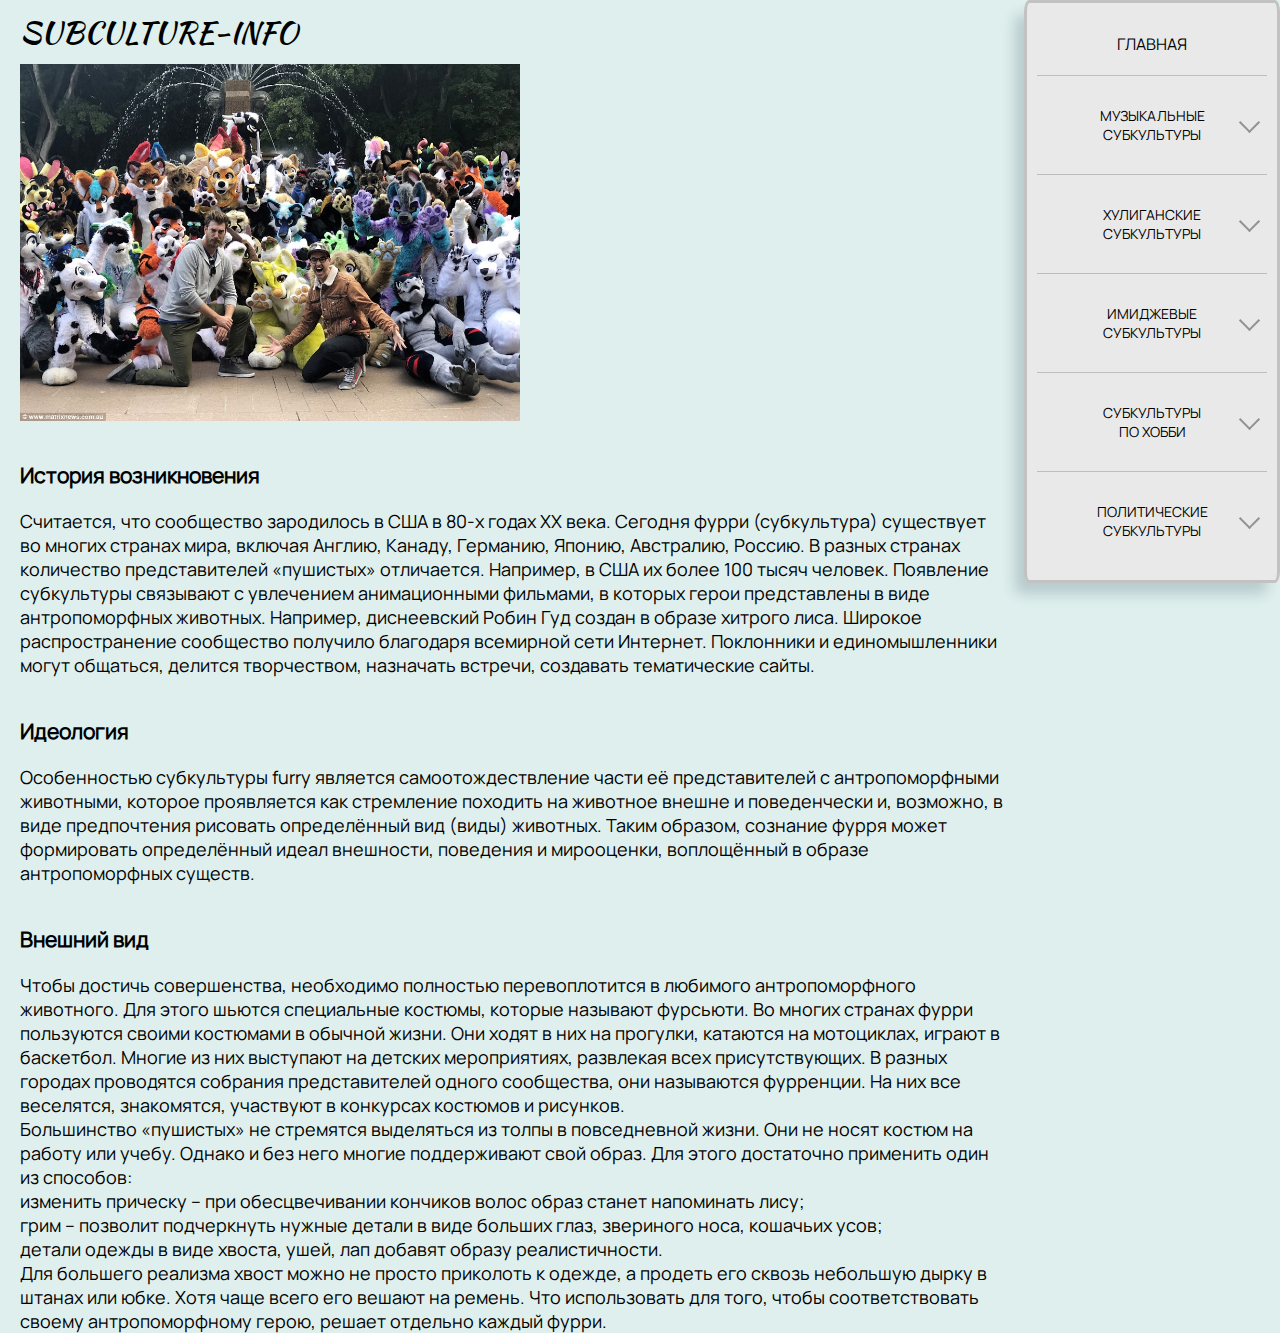
<file: pages/hobby/furri/index.html>
<!DOCTYPE html>
<html lang="en">
<head>
	<meta name="viewport" content="width=device-width initial-scale=1">
	<meta charset="UTF-8">
	<title>Фурри</title>
	<link rel="stylesheet" href="../../сss/main.css">
</head>
<body>
<div class="wrapper">
	<header class="header">
			<div class="logo">
				subculture-info
			</div>	

			<div class="menu-toggle">
				<div class="toggle">
		
				</div>
			</div>
	</header>


			<div class="sidebar">
		<a href="../../homepage/homepage.html" class="home-link">Главная</a>
		<button class="menu-button "><span class="btn-text">Музыкальные <p>субкультуры</p></span></button>
			<div class="list ">
				<div class='list-item'><a href='../../musical/alternative/alternative.html'>Альтернативщики</a></div>
				<div class='list-item'><a href="../../musical/got/got.html">Готы</a></div>
				<div class='list-item'><a href="../../musical/metall/index.html">Металлисты</a></div>
				<div class='list-item'><a href="../../musical/punk/index.html">Панки</a></div>
				<div class='list-item'><a href="../../musical/rock/index.html">Рокеры</a></div>
				<div class='list-item'><a href="../../musical/hip-hop/index.html">Хип-хоп (рэперы)</a></div>
				<div class='list-item'><a href="../../musical/emo/emo.html">Эмо</a></div>
				<div class='list-item'><a href="../../musical/folk/folk.html">Фолкеры</a></div>
				<div class='list-item'><a href="../../musical/rave/index.html">Рейверы</a></div>
			</div>
		
		<button class="menu-button"><span class="btn-text">Хулиганские <p>субкультуры</p></span></button>
			<div class="list ">

				<div class='list-item'><a href="../../hooligan/gopniki/index.html">Гопники</a></div>
				<div class='list-item'><a href="../../hooligan/ultras/index.html">Ультрас</a></div>
				<div class='list-item'><a href="../../hooligan/football/index.html">Футбольные хулиганы</a></div>
				<div class='list-item'><a href="../../hooligan/offniki/index.html">Офники</a></div>
			</div>
		<button class="menu-button"><span class="btn-text">Имиджевые <p>субкультуры</p></span></button>
			<div class="list ">
				<div class='list-item'><a href="../../fashion/visualkei/index.html">Visualkei </a></div>
				<div class='list-item'> <a href="../../fashion/cybergot/index.html">Кибер-готы</a></div>
				<div class='list-item'><a href="../../fashion/cosplay/index.html">Косплей</a></div>
				<div class='list-item'><a href="../../fashion/teddy/index.html">Тедди-бои</a></div>
				<div class='list-item'><a href="../../fashion/freaks/index.html">Фрики</a></div>
			</div>
		
		<button class="menu-button"><span class="btn-text">Субкультуры  <p>по хобби</p></span></button>
			<div class="list ">
				<div class='list-item'><a href="../baiker/index.html">Байкеры</a></div>
				<div class='list-item'> <a href="../raiter/index.html">Райтеры</a></div>
				<div class='list-item'><a href="../traicer/index.html">Трейсеры</a></div>
				<div class='list-item'><a href="../hacker/index.html">Хакеры</a></div>
				<div class='list-item'><a href="../otaku/index.html">Отаку</a></div>
				<div class='list-item'><a href="../gamer/index.html">Геймеры</a></div>
				<div class='list-item'><a href="../furri/index.html">Фурри</a></div>
			</div>
		
		<button class="menu-button"><span class="btn-text">Политические<p>субкультуры</p></span></button>
			<div class="list ">
				<div class='list-item'><a href="../../political/anarch-punk/anarch-punk.html">Анархо-панки</a></div>
				<div class='list-item'><a href="../../political/antifa/index.html">Антифа</a></div>
				<div class='list-item'><a href="../../political/sharpskin/index.html">SHARP-скинхеды</a></div>
				<div class='list-item'><a href="../../political/hcskin/index.html">НС-скинхеды</a></div>
				<div class='list-item'><a href="../../political/newage/index.html">Нью-Эйдж</a></div>
				<div class='list-item'><a href="../../political/Straight edge/index.html">Стрейт-Эйджеры</a></div>
				<div class='list-item'><a href="../../political/hipsters/index.html">Хипстеры</a></div>
				<div class='list-item'><a href="../../political/yuppi/index.html">Яппи</a></div>

			</div>
		</div>

		<div class="container">
			<div class="intro">
				<div class="intro-header">
					<img src="4EA32F9C00000578-6001887-image-a-3_1532775002185.jpg" alt="image" class="sub-img">
					<div class="nav">
						<div class="nav-item">
							<a href="#history" class="nav-link first-link">История возникновения</a>
						</div>
						
						<div class="nav-item">
							<a href="#ideology" class="nav-link">Идеология</a>
						</div>
						
						<div class="nav-item">
							<a href="#visual" class="nav-link">Внешний вид</a>
						</div>
					</div>
				</div>



				<div class="text-description" id='history'>
						<h3 class="text-title">История возникновения</h3>

							Считается, что сообщество зародилось в США в 80-х годах ХХ века. Сегодня фурри (субкультура) существует во многих странах мира, включая Англию, Канаду, Германию, Японию, Австралию, Россию. В разных странах количество представителей «пушистых» отличается. Например, в США их более 100 тысяч человек. Появление субкультуры связывают с увлечением анимационными фильмами, в которых герои представлены в виде антропоморфных животных. Например, диснеевский Робин Гуд создан в образе хитрого лиса.
							Широкое распространение сообщество получило благодаря всемирной сети Интернет. Поклонники и единомышленники могут общаться, делится творчеством, назначать встречи, создавать тематические сайты.


				
				<div class="text-description" id='ideology'>
						<h3 class="text-title">Идеология</h3>

							Особенностью субкультуры furry является самоотождествление части её представителей с антропоморфными животными, которое проявляется как стремление походить на животное внешне и поведенчески и, возможно, в виде предпочтения рисовать определённый вид (виды) животных. Таким образом, сознание фурря может формировать определённый идеал внешности, поведения и мирооценки, воплощённый в образе антропоморфных существ.
				</div>



				<div class="text-description" id='visual'>
						<h3 class="text-title">Внешний вид</h3>


						Чтобы достичь совершенства, необходимо полностью перевоплотится в любимого антропоморфного животного. Для этого шьются специальные костюмы, которые называют фурсьюти. Во многих странах фурри пользуются своими костюмами в обычной жизни. Они ходят в них на прогулки, катаются на мотоциклах, играют в баскетбол. Многие из них выступают на детских мероприятиях, развлекая всех присутствующих. В разных городах проводятся собрания представителей одного сообщества, они называются фурренции. На них все веселятся, знакомятся, участвуют в конкурсах костюмов и рисунков.


						<p>Большинство «пушистых» не стремятся выделяться из толпы в повседневной жизни. Они не носят костюм на работу или учебу. Однако и без него многие поддерживают свой образ. Для этого достаточно применить один из способов: </p>

						<p>изменить прическу – при обесцвечивании кончиков волос образ станет напоминать лису;</p>
						<p>грим – позволит подчеркнуть нужные детали в виде больших глаз, звериного носа, кошачьих усов; </p>
						<p>детали одежды в виде хвоста, ушей, лап добавят образу реалистичности.</p>
						<p>Для большего реализма хвост можно не просто приколоть к одежде, а продеть его сквозь небольшую дырку в штанах или юбке. Хотя чаще всего его вешают на ремень. Что использовать для того, чтобы соответствовать своему антропоморфному герою, решает отдельно каждый фурри.</p>
				</div>

			</div>

		</div>
	</div>	
	<script src="../../js/app.js"></script>
</body>
</html>
</file>
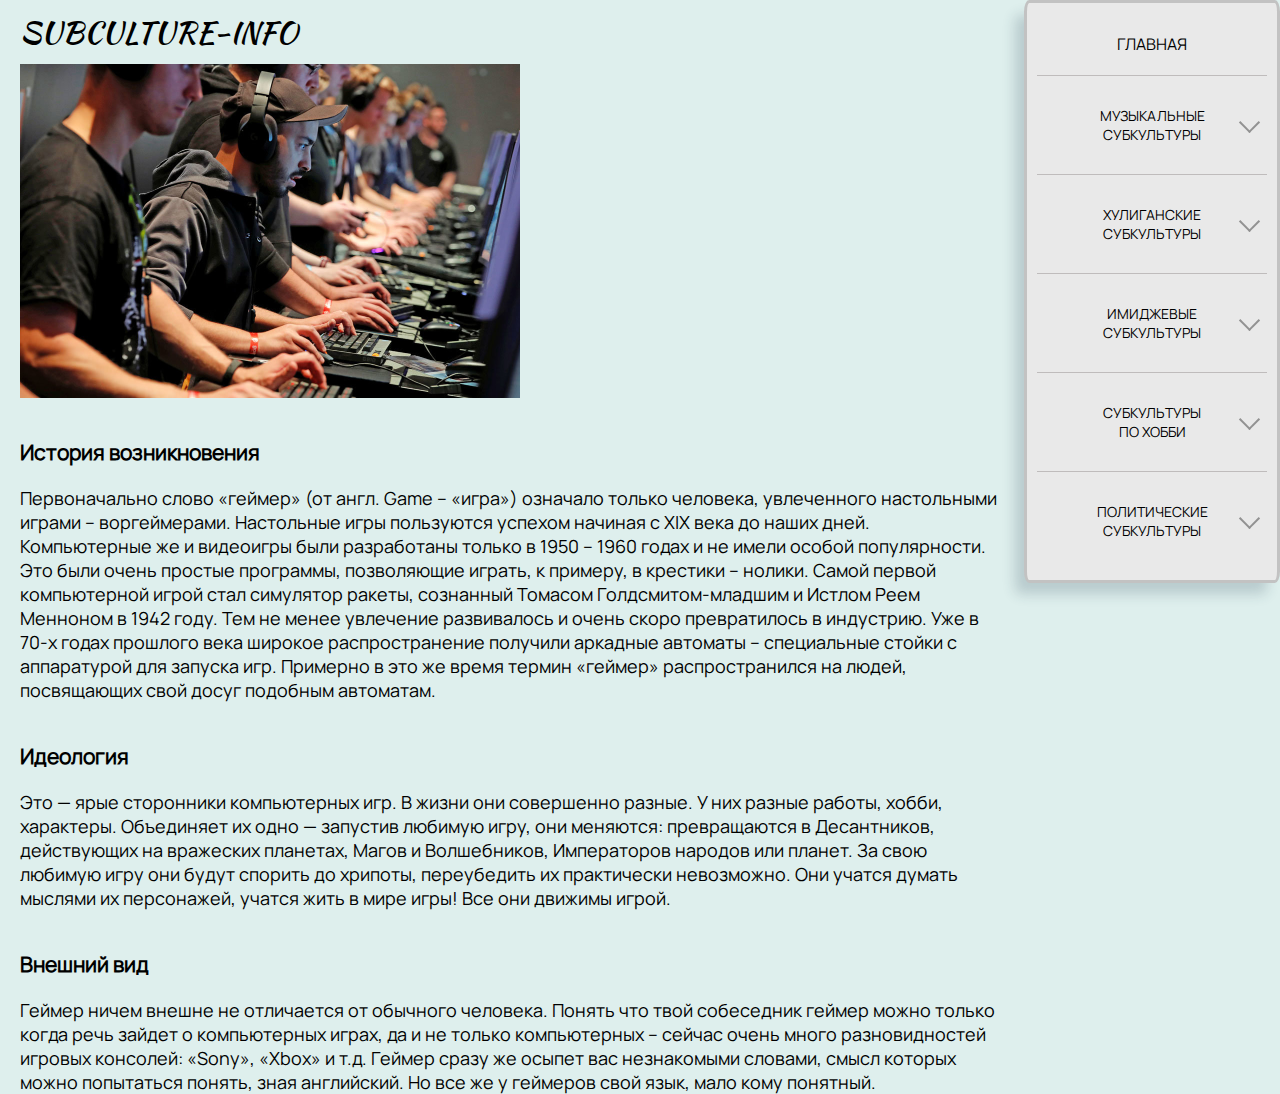
<file: pages/hobby/gamer/index.html>
<!DOCTYPE html>
<html lang="en">
<head>
	<meta name="viewport" content="width=device-width initial-scale=1">
	<meta charset="UTF-8">
	<title>Геймеры</title>
	<link rel="stylesheet" href="../../сss/main.css">
</head>
<body>
<div class="wrapper">
	<header class="header">
			<div class="logo">
				subculture-info
			</div>	

			<div class="menu-toggle">
				<div class="toggle">
		
				</div>
			</div>
	</header>


			<div class="sidebar">
		<a href="../../homepage/homepage.html" class="home-link">Главная</a>
		<button class="menu-button "><span class="btn-text">Музыкальные <p>субкультуры</p></span></button>
			<div class="list ">
				<div class='list-item'><a href='../../musical/alternative/alternative.html'>Альтернативщики</a></div>
				<div class='list-item'><a href="../../musical/got/got.html">Готы</a></div>
				<div class='list-item'><a href="../../musical/metall/index.html">Металлисты</a></div>
				<div class='list-item'><a href="../../musical/punk/index.html">Панки</a></div>
				<div class='list-item'><a href="../../musical/rock/index.html">Рокеры</a></div>
				<div class='list-item'><a href="../../musical/hip-hop/index.html">Хип-хоп (рэперы)</a></div>
				<div class='list-item'><a href="../../musical/emo/emo.html">Эмо</a></div>
				<div class='list-item'><a href="../../musical/folk/folk.html">Фолкеры</a></div>
				<div class='list-item'><a href="../../musical/rave/index.html">Рейверы</a></div>
			</div>
		
		<button class="menu-button"><span class="btn-text">Хулиганские <p>субкультуры</p></span></button>
			<div class="list ">

				<div class='list-item'><a href="../../hooligan/gopniki/index.html">Гопники</a></div>
				<div class='list-item'><a href="../../hooligan/ultras/index.html">Ультрас</a></div>
				<div class='list-item'><a href="../../hooligan/football/index.html">Футбольные хулиганы</a></div>
				<div class='list-item'><a href="../../hooligan/offniki/index.html">Офники</a></div>
			</div>
		<button class="menu-button"><span class="btn-text">Имиджевые <p>субкультуры</p></span></button>
			<div class="list ">
				<div class='list-item'><a href="../../fashion/visualkei/index.html">Visualkei </a></div>
				<div class='list-item'> <a href="../../fashion/cybergot/index.html">Кибер-готы</a></div>
				<div class='list-item'><a href="../../fashion/cosplay/index.html">Косплей</a></div>
				<div class='list-item'><a href="../../fashion/teddy/index.html">Тедди-бои</a></div>
				<div class='list-item'><a href="../../fashion/freaks/index.html">Фрики</a></div>
			</div>
		
		<button class="menu-button"><span class="btn-text">Субкультуры  <p>по хобби</p></span></button>
			<div class="list ">
				<div class='list-item'><a href="../baiker/index.html">Байкеры</a></div>
				<div class='list-item'> <a href="../raiter/index.html">Райтеры</a></div>
				<div class='list-item'><a href="../traicer/index.html">Трейсеры</a></div>
				<div class='list-item'><a href="../hacker/index.html">Хакеры</a></div>
				<div class='list-item'><a href="../otaku/index.html">Отаку</a></div>
				<div class='list-item'><a href="../gamer/index.html">Геймеры</a></div>
				<div class='list-item'><a href="../furri/index.html">Фурри</a></div>
			</div>
		
		<button class="menu-button"><span class="btn-text">Политические<p>субкультуры</p></span></button>
			<div class="list ">
				<div class='list-item'><a href="../../political/anarch-punk/anarch-punk.html">Анархо-панки</a></div>
				<div class='list-item'><a href="../../political/antifa/index.html">Антифа</a></div>
				<div class='list-item'><a href="../../political/sharpskin/index.html">SHARP-скинхеды</a></div>
				<div class='list-item'><a href="../../political/hcskin/index.html">НС-скинхеды</a></div>
				<div class='list-item'><a href="../../political/newage/index.html">Нью-Эйдж</a></div>
				<div class='list-item'><a href="../../political/Straight edge/index.html">Стрейт-Эйджеры</a></div>
				<div class='list-item'><a href="../../political/hipsters/index.html">Хипстеры</a></div>
				<div class='list-item'><a href="../../political/yuppi/index.html">Яппи</a></div>

			</div>
		</div>

		<div class="container">
			<div class="intro">
				<div class="intro-header">
					<img src="RTS1D015_d_850.jpg" alt="image" class="sub-img">
					<div class="nav">
						<div class="nav-item">
							<a href="#history" class="nav-link first-link">История возникновения</a>
						</div>
						
						<div class="nav-item">
							<a href="#ideology" class="nav-link">Идеология</a>
						</div>
						
						<div class="nav-item">
							<a href="#visual" class="nav-link">Внешний вид</a>
						</div>
					</div>
				</div>



				<div class="text-description" id='history'>
						<h3 class="text-title">История возникновения</h3>

							Первоначально слово «геймер» (от англ. Game – «игра») означало только человека, увлеченного настольными играми – воргеймерами. Настольные игры пользуются успехом начиная с XIX века до наших дней. Компьютерные же и видеоигры были разработаны только в 1950 – 1960 годах и не имели особой популярности. Это были очень простые программы, позволяющие играть, к примеру, в крестики – нолики. Самой первой компьютерной игрой стал симулятор ракеты, сознанный Томасом Голдсмитом-младшим и Истлом Реем Менноном в 1942 году. Тем не менее увлечение развивалось и очень скоро превратилось в индустрию. Уже в 70-х годах прошлого века широкое распространение получили аркадные автоматы – специальные стойки с аппаратурой для запуска игр. Примерно в это же время термин «геймер» распространился на людей, посвящающих свой досуг подобным автоматам.


				
				<div class="text-description" id='ideology'>
						<h3 class="text-title">Идеология</h3>

							Это — ярые сторонники компьютерных игр. В жизни  они совершенно разные. У них разные работы, хобби, характеры. Объединяет их одно — запустив любимую игру, они  меняются: превращаются в Десантников, действующих на вражеских планетах, Магов и Волшебников, Императоров  народов или планет. За свою любимую  игру они будут спорить до хрипоты, переубедить их практически невозможно. Они учатся думать мыслями их персонажей, учатся жить в мире игры! Все они  движимы игрой.
				</div>



				<div class="text-description" id='visual'>
						<h3 class="text-title">Внешний вид</h3>


						Геймер ничем внешне не отличается от обычного человека. Понять что твой собеседник геймер можно только когда речь зайдет о компьютерных играх, да и не только компьютерных – сейчас очень много разновидностей игровых консолей: «Sony», «Xbox» и т.д. Геймер сразу же осыпет вас незнакомыми словами, смысл которых можно попытаться понять, зная английский. Но все же у геймеров свой язык, мало кому понятный.
				</div>

			</div>

		</div>
	</div>	
	<script src="../../js/app.js"></script>
</body>
</html>
</file>
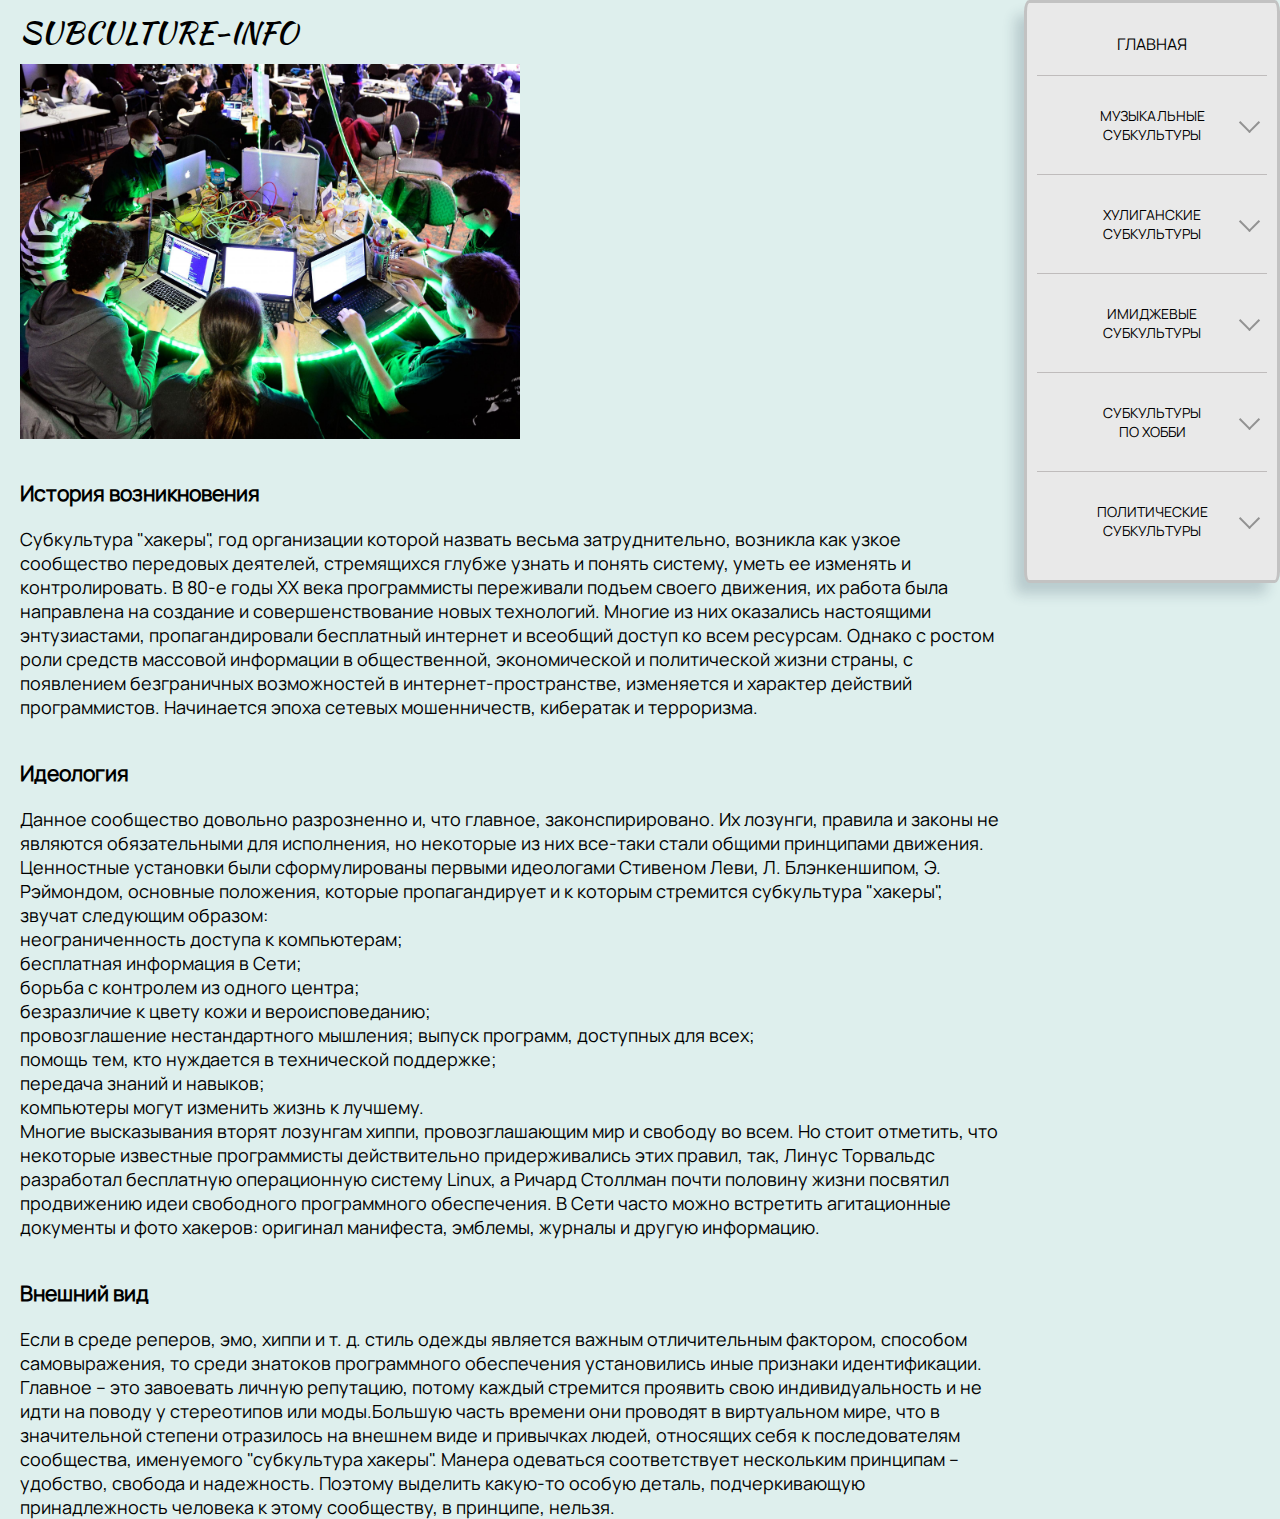
<file: pages/hobby/hacker/index.html>
<!DOCTYPE html>
<html lang="en">
<head>
	<meta name="viewport" content="width=device-width initial-scale=1">
	<meta charset="UTF-8">
	<title>Хакеры</title>
	<link rel="stylesheet" href="../../сss/main.css">
</head>
<body>
<div class="wrapper">
	<header class="header">
			<div class="logo">
				subculture-info
			</div>	

			<div class="menu-toggle">
				<div class="toggle">
		
				</div>
			</div>
	</header>


			<div class="sidebar">
		<a href="../../homepage/homepage.html" class="home-link">Главная</a>
		<button class="menu-button "><span class="btn-text">Музыкальные <p>субкультуры</p></span></button>
			<div class="list ">
				<div class='list-item'><a href='../../musical/alternative/alternative.html'>Альтернативщики</a></div>
				<div class='list-item'><a href="../../musical/got/got.html">Готы</a></div>
				<div class='list-item'><a href="../../musical/metall/index.html">Металлисты</a></div>
				<div class='list-item'><a href="../../musical/punk/index.html">Панки</a></div>
				<div class='list-item'><a href="../../musical/rock/index.html">Рокеры</a></div>
				<div class='list-item'><a href="../../musical/hip-hop/index.html">Хип-хоп (рэперы)</a></div>
				<div class='list-item'><a href="../../musical/emo/emo.html">Эмо</a></div>
				<div class='list-item'><a href="../../musical/folk/folk.html">Фолкеры</a></div>
				<div class='list-item'><a href="../../musical/rave/index.html">Рейверы</a></div>
			</div>
		
		<button class="menu-button"><span class="btn-text">Хулиганские <p>субкультуры</p></span></button>
			<div class="list ">

				<div class='list-item'><a href="../../hooligan/gopniki/index.html">Гопники</a></div>
				<div class='list-item'><a href="../../hooligan/ultras/index.html">Ультрас</a></div>
				<div class='list-item'><a href="../../hooligan/football/index.html">Футбольные хулиганы</a></div>
				<div class='list-item'><a href="../../hooligan/offniki/index.html">Офники</a></div>
			</div>
		<button class="menu-button"><span class="btn-text">Имиджевые <p>субкультуры</p></span></button>
			<div class="list ">
				<div class='list-item'><a href="../../fashion/visualkei/index.html">Visualkei </a></div>
				<div class='list-item'> <a href="../../fashion/cybergot/index.html">Кибер-готы</a></div>
				<div class='list-item'><a href="../../fashion/cosplay/index.html">Косплей</a></div>
				<div class='list-item'><a href="../../fashion/teddy/index.html">Тедди-бои</a></div>
				<div class='list-item'><a href="../../fashion/freaks/index.html">Фрики</a></div>
			</div>
		
		<button class="menu-button"><span class="btn-text">Субкультуры  <p>по хобби</p></span></button>
			<div class="list ">
				<div class='list-item'><a href="../baiker/index.html">Байкеры</a></div>
				<div class='list-item'> <a href="../raiter/index.html">Райтеры</a></div>
				<div class='list-item'><a href="../traicer/index.html">Трейсеры</a></div>
				<div class='list-item'><a href="../hacker/index.html">Хакеры</a></div>
				<div class='list-item'><a href="../otaku/index.html">Отаку</a></div>
				<div class='list-item'><a href="../gamer/index.html">Геймеры</a></div>
				<div class='list-item'><a href="../furri/index.html">Фурри</a></div>
			</div>
		
		<button class="menu-button"><span class="btn-text">Политические<p>субкультуры</p></span></button>
			<div class="list ">
				<div class='list-item'><a href="../../political/anarch-punk/anarch-punk.html">Анархо-панки</a></div>
				<div class='list-item'><a href="../../political/antifa/index.html">Антифа</a></div>
				<div class='list-item'><a href="../../political/sharpskin/index.html">SHARP-скинхеды</a></div>
				<div class='list-item'><a href="../../political/hcskin/index.html">НС-скинхеды</a></div>
				<div class='list-item'><a href="../../political/newage/index.html">Нью-Эйдж</a></div>
				<div class='list-item'><a href="../../political/Straight edge/index.html">Стрейт-Эйджеры</a></div>
				<div class='list-item'><a href="../../political/hipsters/index.html">Хипстеры</a></div>
				<div class='list-item'><a href="../../political/yuppi/index.html">Яппи</a></div>

			</div>
		</div>

		<div class="container">
			<div class="intro">
				<div class="intro-header">
					<img src="safe_image.jpg" alt="image" class="sub-img">
					<div class="nav">
						<div class="nav-item">
							<a href="#history" class="nav-link first-link">История возникновения</a>
						</div>
						
						<div class="nav-item">
							<a href="#ideology" class="nav-link">Идеология</a>
						</div>
						
						<div class="nav-item">
							<a href="#visual" class="nav-link">Внешний вид</a>
						</div>
					</div>
				</div>



				<div class="text-description" id='history'>
						<h3 class="text-title">История возникновения</h3>

							Субкультура "хакеры", год организации которой назвать весьма затруднительно, возникла как узкое сообщество передовых деятелей, стремящихся глубже узнать и понять систему, уметь ее изменять и контролировать. В 80-е годы ХХ века программисты переживали подъем своего движения, их работа была направлена на создание и совершенствование новых технологий. Многие из них оказались настоящими энтузиастами, пропагандировали бесплатный интернет и всеобщий доступ ко всем ресурсам. Однако с ростом роли средств массовой информации в общественной, экономической и политической жизни страны, с появлением безграничных возможностей в интернет-пространстве, изменяется и характер действий программистов. Начинается эпоха сетевых мошенничеств, кибератак и терроризма.


				
				<div class="text-description" id='ideology'>
						<h3 class="text-title">Идеология</h3>

						<p>	Данное сообщество довольно разрозненно и, что главное, законспирировано. Их лозунги, правила и законы не являются обязательными для исполнения, но некоторые из них все-таки стали общими принципами движения. Ценностные установки были сформулированы первыми идеологами Стивеном Леви, Л. Блэнкеншипом, Э. Рэймондом, основные положения, которые пропагандирует и к которым стремится субкультура "хакеры", звучат следующим образом:</p>	

						<p>неограниченность доступа к компьютерам;</p>	
						<p>бесплатная информация в Сети;</p>	
						<p>борьба с контролем из одного центра;</p>	
						<p>безразличие к цвету кожи и вероисповеданию;</p>	
						<p>провозглашение нестандартного мышления; выпуск программ, доступных для всех;</p>	
						<p>помощь тем, кто нуждается в технической поддержке;</p>	
						<p>передача знаний и навыков; </p>	
						<p>компьютеры могут изменить жизнь к лучшему.</p>	


						<p>	Многие высказывания вторят лозунгам хиппи, провозглашающим мир и свободу во всем. Но стоит отметить, что некоторые известные программисты действительно придерживались этих правил, так, Линус Торвальдс разработал бесплатную операционную систему Linux, а Ричард Столлман почти половину жизни посвятил продвижению идеи свободного программного обеспечения. В Сети часто можно встретить агитационные документы и фото хакеров: оригинал манифеста, эмблемы, журналы и другую информацию.</p>	
				</div>



				<div class="text-description" id='visual'>
						<h3 class="text-title">Внешний вид</h3>


						Если в среде реперов, эмо, хиппи и т. д. стиль одежды является важным отличительным фактором, способом самовыражения, то среди знатоков программного обеспечения установились иные признаки идентификации. Главное – это завоевать личную репутацию, потому каждый стремится проявить свою индивидуальность и не идти на поводу у стереотипов или моды.Большую часть времени они проводят в виртуальном мире, что в значительной степени отразилось на внешнем виде и привычках людей, относящих себя к последователям сообщества, именуемого "субкультура хакеры". Манера одеваться соответствует нескольким принципам – удобство, свобода и надежность. Поэтому выделить какую-то особую деталь, подчеркивающую принадлежность человека к этому сообществу, в принципе, нельзя. 
				</div>

			</div>

		</div>
	</div>	
	<script src="../../js/app.js"></script>
</body>
</html>
</file>
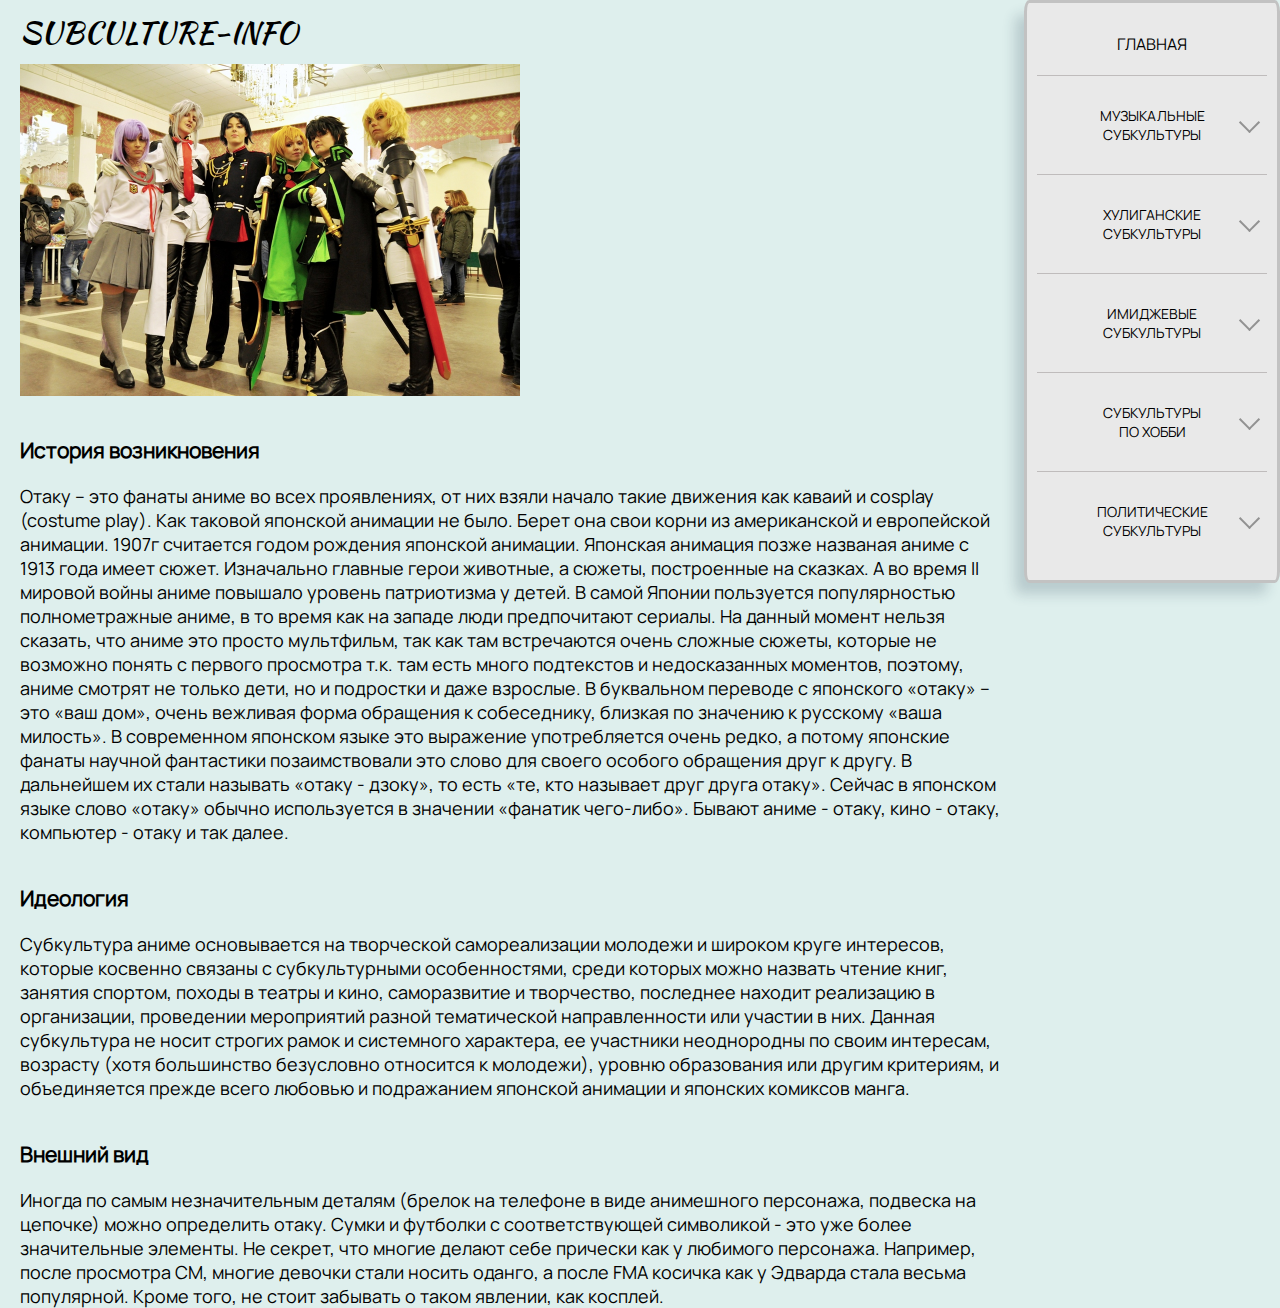
<file: pages/hobby/otaku/index.html>
<!DOCTYPE html>
<html lang="en">
<head>
	<meta name="viewport" content="width=device-width initial-scale=1">
	<meta charset="UTF-8">
	<title>Отаку</title>
	<link rel="stylesheet" href="../../сss/main.css">
</head>
<body>
<div class="wrapper">
	<header class="header">
			<div class="logo">
				subculture-info
			</div>	

			<div class="menu-toggle">
				<div class="toggle">
		
				</div>
			</div>
	</header>


			<div class="sidebar">
		<a href="../../homepage/homepage.html" class="home-link">Главная</a>
		<button class="menu-button "><span class="btn-text">Музыкальные <p>субкультуры</p></span></button>
			<div class="list ">
				<div class='list-item'><a href='../../musical/alternative/alternative.html'>Альтернативщики</a></div>
				<div class='list-item'><a href="../../musical/got/got.html">Готы</a></div>
				<div class='list-item'><a href="../../musical/metall/index.html">Металлисты</a></div>
				<div class='list-item'><a href="../../musical/punk/index.html">Панки</a></div>
				<div class='list-item'><a href="../../musical/rock/index.html">Рокеры</a></div>
				<div class='list-item'><a href="../../musical/hip-hop/index.html">Хип-хоп (рэперы)</a></div>
				<div class='list-item'><a href="../../musical/emo/emo.html">Эмо</a></div>
				<div class='list-item'><a href="../../musical/folk/folk.html">Фолкеры</a></div>
				<div class='list-item'><a href="../../musical/rave/index.html">Рейверы</a></div>
			</div>
		
		<button class="menu-button"><span class="btn-text">Хулиганские <p>субкультуры</p></span></button>
			<div class="list ">

				<div class='list-item'><a href="../../hooligan/gopniki/index.html">Гопники</a></div>
				<div class='list-item'><a href="../../hooligan/ultras/index.html">Ультрас</a></div>
				<div class='list-item'><a href="../../hooligan/football/index.html">Футбольные хулиганы</a></div>
				<div class='list-item'><a href="../../hooligan/offniki/index.html">Офники</a></div>
			</div>
		<button class="menu-button"><span class="btn-text">Имиджевые <p>субкультуры</p></span></button>
			<div class="list ">
				<div class='list-item'><a href="../../fashion/visualkei/index.html">Visualkei </a></div>
				<div class='list-item'> <a href="../../fashion/cybergot/index.html">Кибер-готы</a></div>
				<div class='list-item'><a href="../../fashion/cosplay/index.html">Косплей</a></div>
				<div class='list-item'><a href="../../fashion/teddy/index.html">Тедди-бои</a></div>
				<div class='list-item'><a href="../../fashion/freaks/index.html">Фрики</a></div>
			</div>
		
		<button class="menu-button"><span class="btn-text">Субкультуры  <p>по хобби</p></span></button>
			<div class="list ">
				<div class='list-item'><a href="../baiker/index.html">Байкеры</a></div>
				<div class='list-item'> <a href="../raiter/index.html">Райтеры</a></div>
				<div class='list-item'><a href="../traicer/index.html">Трейсеры</a></div>
				<div class='list-item'><a href="../hacker/index.html">Хакеры</a></div>
				<div class='list-item'><a href="../otaku/index.html">Отаку</a></div>
				<div class='list-item'><a href="../gamer/index.html">Геймеры</a></div>
				<div class='list-item'><a href="../furri/index.html">Фурри</a></div>
			</div>
		
		<button class="menu-button"><span class="btn-text">Политические<p>субкультуры</p></span></button>
			<div class="list ">
				<div class='list-item'><a href="../../political/anarch-punk/anarch-punk.html">Анархо-панки</a></div>
				<div class='list-item'><a href="../../political/antifa/index.html">Антифа</a></div>
				<div class='list-item'><a href="../../political/sharpskin/index.html">SHARP-скинхеды</a></div>
				<div class='list-item'><a href="../../political/hcskin/index.html">НС-скинхеды</a></div>
				<div class='list-item'><a href="../../political/newage/index.html">Нью-Эйдж</a></div>
				<div class='list-item'><a href="../../political/Straight edge/index.html">Стрейт-Эйджеры</a></div>
				<div class='list-item'><a href="../../political/hipsters/index.html">Хипстеры</a></div>
				<div class='list-item'><a href="../../political/yuppi/index.html">Яппи</a></div>

			</div>
		</div>

		<div class="container">
			<div class="intro">
				<div class="intro-header">
					<img src="31.jpg" alt="image" class="sub-img">
					<div class="nav">
						<div class="nav-item">
							<a href="#history" class="nav-link first-link">История возникновения</a>
						</div>
						
						<div class="nav-item">
							<a href="#ideology" class="nav-link">Идеология</a>
						</div>
						
						<div class="nav-item">
							<a href="#visual" class="nav-link">Внешний вид</a>
						</div>
					</div>
				</div>



				<div class="text-description" id='history'>
						<h3 class="text-title">История возникновения</h3>

							Отаку – это фанаты аниме во всех проявлениях, от них взяли начало такие движения как каваий и cosplay (costume play).

							Как таковой японской анимации не было. Берет она свои корни из американской и европейской анимации. 1907г считается годом рождения японской анимации. Японская анимация позже названая аниме с 1913 года имеет сюжет. Изначально главные герои животные, а сюжеты, построенные на сказках. А во время II мировой войны аниме повышало уровень патриотизма у детей. В самой Японии пользуется популярностью полнометражные аниме, в то время как на западе люди предпочитают сериалы. На данный момент нельзя сказать, что аниме это просто мультфильм, так как там встречаются очень сложные сюжеты, которые не возможно понять с первого просмотра т.к. там есть много подтекстов и недосказанных моментов, поэтому, аниме смотрят не только дети, но и подростки и даже взрослые.

							В буквальном переводе с японского «отаку» – это «ваш дом», очень вежливая форма обращения к собеседнику, близкая по значению к русскому «ваша милость».

							В современном японском языке это выражение употребляется очень редко, а потому японские фанаты научной фантастики позаимствовали это слово для своего особого обращения друг к другу. В дальнейшем их стали называть «отаку - дзоку», то есть «те, кто называет друг друга отаку». Сейчас в японском языке слово «отаку» обычно используется в значении «фанатик чего-либо». Бывают аниме - отаку, кино - отаку, компьютер - отаку и так далее.

							


				
				<div class="text-description" id='ideology'>
						<h3 class="text-title">Идеология</h3>

							Субкультура аниме основывается на творческой самореализации молодежи и широком круге  интересов, которые косвенно связаны с субкультурными особенностями, среди которых можно назвать чтение книг, занятия спортом, походы в театры и кино, саморазвитие и творчество, последнее находит реализацию в организации, проведении мероприятий разной тематической направленности или участии в них. Данная субкультура не носит строгих рамок и системного характера, ее участники неоднородны по своим интересам, возрасту (хотя большинство безусловно относится к молодежи), уровню образования или другим критериям, и объединяется прежде всего любовью и подражанием японской анимации и японских комиксов манга.
				</div>



				<div class="text-description" id='visual'>
						<h3 class="text-title">Внешний вид</h3>


						Иногда по самым незначительным деталям (брелок на телефоне в виде анимешного персонажа, подвеска на цепочке) можно определить отаку. Сумки и футболки с соответствующей символикой - это уже более значительные элементы. Не секрет, что многие делают себе прически как у любимого персонажа. Например, после просмотра СМ, многие девочки стали носить оданго, а после FMA косичка как у Эдварда стала весьма популярной.
						Кроме того, не стоит забывать о таком явлении, как косплей.

				</div>

			</div>

		</div>
	</div>	
	<script src="../../js/app.js"></script>
</body>
</html>
</file>
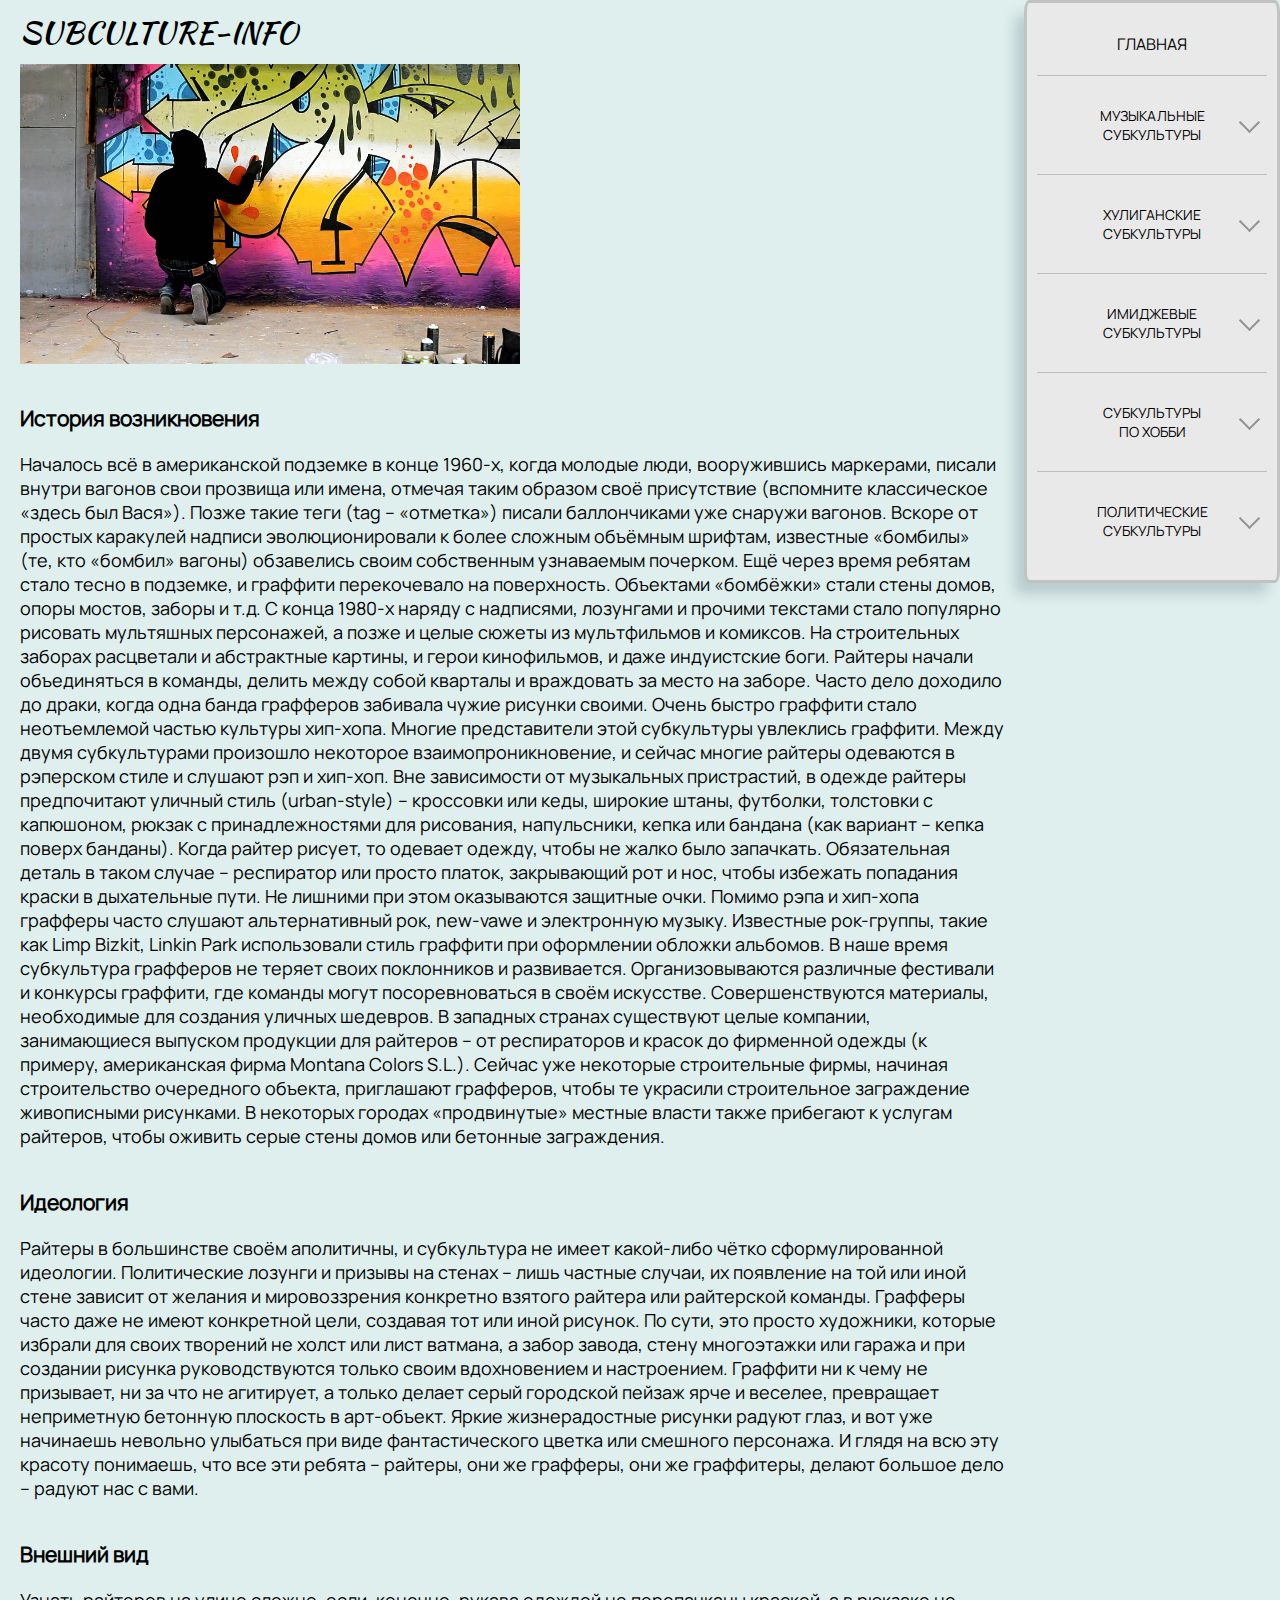
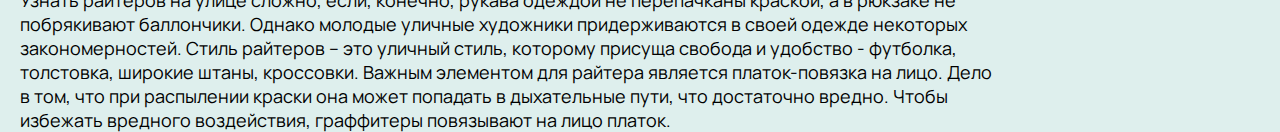
<file: pages/hobby/raiter/index.html>
<!DOCTYPE html>
<html lang="en">
<head>
	<meta name="viewport" content="width=device-width initial-scale=1">
	<meta charset="UTF-8">
	<title>Райтеры</title>
	<link rel="stylesheet" href="../../сss/main.css">
</head>
<body>
<div class="wrapper">
	<header class="header">
			<div class="logo">
				subculture-info
			</div>	

			<div class="menu-toggle">
				<div class="toggle">
		
				</div>
			</div>
	</header>


			<div class="sidebar">
		<a href="../../homepage/homepage.html" class="home-link">Главная</a>
		<button class="menu-button "><span class="btn-text">Музыкальные <p>субкультуры</p></span></button>
			<div class="list ">
				<div class='list-item'><a href='../../musical/alternative/alternative.html'>Альтернативщики</a></div>
				<div class='list-item'><a href="../../musical/got/got.html">Готы</a></div>
				<div class='list-item'><a href="../../musical/metall/index.html">Металлисты</a></div>
				<div class='list-item'><a href="../../musical/punk/index.html">Панки</a></div>
				<div class='list-item'><a href="../../musical/rock/index.html">Рокеры</a></div>
				<div class='list-item'><a href="../../musical/hip-hop/index.html">Хип-хоп (рэперы)</a></div>
				<div class='list-item'><a href="../../musical/emo/emo.html">Эмо</a></div>
				<div class='list-item'><a href="../../musical/folk/folk.html">Фолкеры</a></div>
				<div class='list-item'><a href="../../musical/rave/index.html">Рейверы</a></div>
			</div>
		
		<button class="menu-button"><span class="btn-text">Хулиганские <p>субкультуры</p></span></button>
			<div class="list ">

				<div class='list-item'><a href="../../hooligan/gopniki/index.html">Гопники</a></div>
				<div class='list-item'><a href="../../hooligan/ultras/index.html">Ультрас</a></div>
				<div class='list-item'><a href="../../hooligan/football/index.html">Футбольные хулиганы</a></div>
				<div class='list-item'><a href="../../hooligan/offniki/index.html">Офники</a></div>
			</div>
		<button class="menu-button"><span class="btn-text">Имиджевые <p>субкультуры</p></span></button>
			<div class="list ">
				<div class='list-item'><a href="../../fashion/visualkei/index.html">Visualkei </a></div>
				<div class='list-item'> <a href="../../fashion/cybergot/index.html">Кибер-готы</a></div>
				<div class='list-item'><a href="../../fashion/cosplay/index.html">Косплей</a></div>
				<div class='list-item'><a href="../../fashion/teddy/index.html">Тедди-бои</a></div>
				<div class='list-item'><a href="../../fashion/freaks/index.html">Фрики</a></div>
			</div>
		
		<button class="menu-button"><span class="btn-text">Субкультуры  <p>по хобби</p></span></button>
			<div class="list ">
				<div class='list-item'><a href="../baiker/index.html">Байкеры</a></div>
				<div class='list-item'> <a href="../raiter/index.html">Райтеры</a></div>
				<div class='list-item'><a href="../traicer/index.html">Трейсеры</a></div>
				<div class='list-item'><a href="../hacker/index.html">Хакеры</a></div>
				<div class='list-item'><a href="../otaku/index.html">Отаку</a></div>
				<div class='list-item'><a href="../gamer/index.html">Геймеры</a></div>
				<div class='list-item'><a href="../furri/index.html">Фурри</a></div>
			</div>
		
		<button class="menu-button"><span class="btn-text">Политические<p>субкультуры</p></span></button>
			<div class="list ">
				<div class='list-item'><a href="../../political/anarch-punk/anarch-punk.html">Анархо-панки</a></div>
				<div class='list-item'><a href="../../political/antifa/index.html">Антифа</a></div>
				<div class='list-item'><a href="../../political/sharpskin/index.html">SHARP-скинхеды</a></div>
				<div class='list-item'><a href="../../political/hcskin/index.html">НС-скинхеды</a></div>
				<div class='list-item'><a href="../../political/newage/index.html">Нью-Эйдж</a></div>
				<div class='list-item'><a href="../../political/Straight edge/index.html">Стрейт-Эйджеры</a></div>
				<div class='list-item'><a href="../../political/hipsters/index.html">Хипстеры</a></div>
				<div class='list-item'><a href="../../political/yuppi/index.html">Яппи</a></div>

			</div>
		</div>

		<div class="container">
			<div class="intro">
				<div class="intro-header">
					<img src="pheo_5.jpg" alt="image" class="sub-img">
					<div class="nav">
						<div class="nav-item">
							<a href="#history" class="nav-link first-link">История возникновения</a>
						</div>
						
						<div class="nav-item">
							<a href="#ideology" class="nav-link">Идеология</a>
						</div>
						
						<div class="nav-item">
							<a href="#visual" class="nav-link">Внешний вид</a>
						</div>
					</div>
				</div>



				<div class="text-description" id='history'>
						<h3 class="text-title">История возникновения</h3>

						Началось всё в американской подземке в конце 1960-х, когда молодые люди, вооружившись маркерами, писали внутри вагонов свои прозвища или имена, отмечая таким образом своё присутствие (вспомните классическое «здесь был Вася»). Позже такие теги (tag – «отметка») писали баллончиками уже снаружи вагонов. Вскоре от простых каракулей надписи эволюционировали к более сложным объёмным шрифтам, известные «бомбилы» (те, кто «бомбил» вагоны) обзавелись своим собственным узнаваемым почерком. Ещё через время ребятам стало тесно в подземке, и граффити перекочевало на поверхность. Объектами «бомбёжки» стали стены домов, опоры мостов, заборы и т.д. С конца 1980-х наряду с надписями, лозунгами и прочими текстами стало популярно рисовать мультяшных персонажей, а позже и целые сюжеты из мультфильмов и комиксов. На строительных заборах расцветали и абстрактные картины, и герои кинофильмов, и даже индуистские боги. Райтеры начали объединяться в команды, делить между собой кварталы и враждовать за место на заборе. Часто дело доходило до драки, когда одна банда графферов забивала чужие рисунки своими.

						Очень быстро граффити стало неотъемлемой частью культуры хип-хопа. Многие представители этой субкультуры увлеклись граффити. Между двумя субкультурами произошло некоторое взаимопроникновение, и сейчас многие райтеры одеваются в рэперском стиле и слушают рэп и хип-хоп. Вне зависимости от музыкальных пристрастий, в одежде райтеры предпочитают уличный стиль (urban-style) – кроссовки или кеды, широкие штаны, футболки, толстовки с капюшоном, рюкзак с принадлежностями для рисования, напульсники, кепка или бандана (как вариант – кепка поверх банданы). Когда райтер рисует, то одевает одежду, чтобы не жалко было запачкать. Обязательная деталь в таком случае – респиратор или просто платок, закрывающий рот и нос, чтобы избежать попадания краски в дыхательные пути. Не лишними при этом оказываются защитные очки. Помимо рэпа и хип-хопа графферы часто слушают альтернативный рок, new-vawe и электронную музыку. Известные рок-группы, такие как Limp Bizkit, Linkin Park использовали стиль граффити при оформлении обложки альбомов.

						В наше время субкультура графферов не теряет своих поклонников и развивается. Организовываются различные фестивали и конкурсы граффити, где команды могут посоревноваться в своём искусстве. Совершенствуются материалы, необходимые для создания уличных шедевров. В западных странах существуют целые компании, занимающиеся выпуском продукции для райтеров – от респираторов и красок до фирменной одежды (к примеру, американская фирма Montana Colors S.L.). Сейчас уже некоторые строительные фирмы, начиная строительство очередного объекта, приглашают графферов, чтобы те украсили строительное заграждение живописными рисунками. В некоторых городах «продвинутые» местные власти также прибегают к услугам райтеров, чтобы оживить серые стены домов или бетонные заграждения.


				
				<div class="text-description" id='ideology'>
						<h3 class="text-title">Идеология</h3>

							Райтеры в большинстве своём аполитичны, и субкультура не имеет какой-либо чётко сформулированной идеологии. Политические лозунги и призывы на стенах – лишь частные случаи, их появление на той или иной стене зависит от желания и мировоззрения конкретно взятого райтера или райтерской команды. Графферы часто даже не имеют конкретной цели, создавая тот или иной рисунок. По сути, это просто художники, которые избрали для своих творений не холст или лист ватмана, а забор завода, стену многоэтажки или гаража и при создании рисунка руководствуются только своим вдохновением и настроением. Граффити ни к чему не призывает, ни за что не агитирует, а только делает серый городской пейзаж ярче и веселее, превращает неприметную бетонную плоскость в арт-объект. Яркие жизнерадостные рисунки радуют глаз, и вот уже начинаешь невольно улыбаться при виде фантастического цветка или смешного персонажа. И глядя на всю эту красоту понимаешь, что все эти ребята – райтеры, они же графферы, они же граффитеры, делают большое дело – радуют нас с вами.

				</div>



				<div class="text-description" id='visual'>
						<h3 class="text-title">Внешний вид</h3>


						Узнать райтеров на улице сложно, если, конечно, рукава одеждой не перепачканы краской, а в рюкзаке не побрякивают баллончики. Однако молодые уличные художники придерживаются в своей одежде некоторых закономерностей. Стиль райтеров – это уличный стиль, которому присуща свобода и удобство - футболка, толстовка, широкие штаны, кроссовки. Важным элементом для райтера является платок-повязка на лицо. Дело в том, что при распылении краски она может попадать в дыхательные пути, что достаточно вредно. Чтобы избежать вредного воздействия, граффитеры повязывают на лицо платок.
				</div>

			</div>

		</div>
	</div>	
	<script src="../../js/app.js"></script>
</body>
</html>
</file>
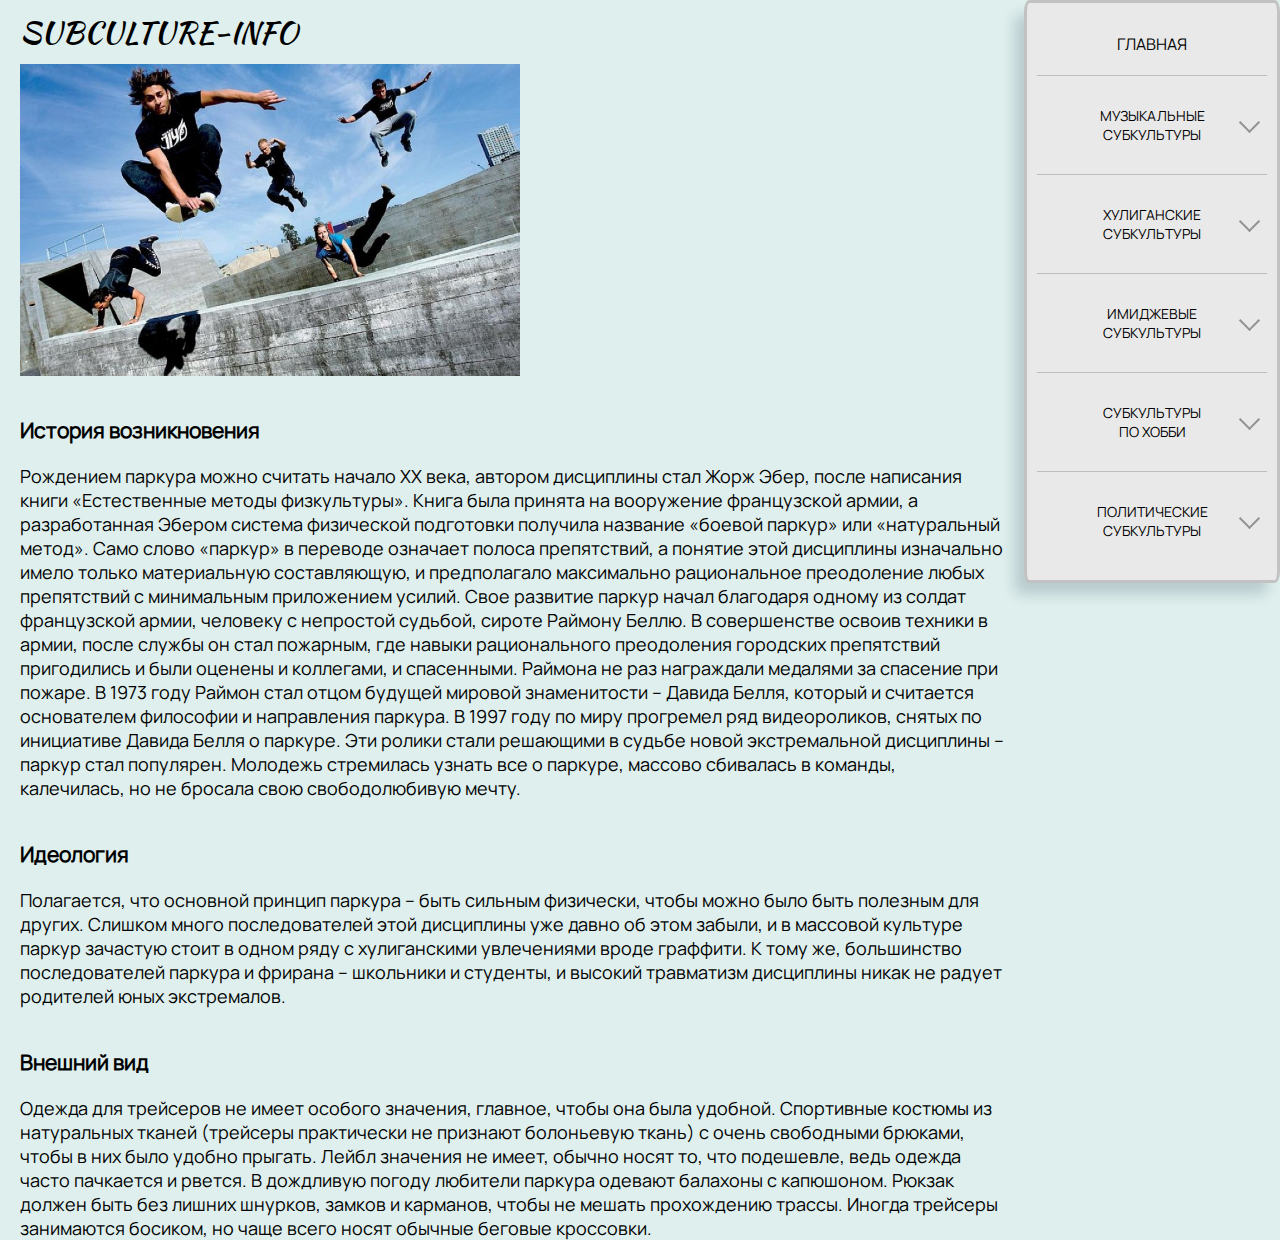
<file: pages/hobby/traicer/index.html>
<!DOCTYPE html>
<html lang="en">
<head>
	<meta name="viewport" content="width=device-width initial-scale=1">
	<meta charset="UTF-8">
	<title>Трейсеры</title>
	<link rel="stylesheet" href="../../сss/main.css">
</head>
<body>
<div class="wrapper">
	<header class="header">
			<div class="logo">
				subculture-info
			</div>	

			<div class="menu-toggle">
				<div class="toggle">
		
				</div>
			</div>
	</header>


			<div class="sidebar">
		<a href="../../homepage/homepage.html" class="home-link">Главная</a>
		<button class="menu-button "><span class="btn-text">Музыкальные <p>субкультуры</p></span></button>
			<div class="list ">
				<div class='list-item'><a href='../../musical/alternative/alternative.html'>Альтернативщики</a></div>
				<div class='list-item'><a href="../../musical/got/got.html">Готы</a></div>
				<div class='list-item'><a href="../../musical/metall/index.html">Металлисты</a></div>
				<div class='list-item'><a href="../../musical/punk/index.html">Панки</a></div>
				<div class='list-item'><a href="../../musical/rock/index.html">Рокеры</a></div>
				<div class='list-item'><a href="../../musical/hip-hop/index.html">Хип-хоп (рэперы)</a></div>
				<div class='list-item'><a href="../../musical/emo/emo.html">Эмо</a></div>
				<div class='list-item'><a href="../../musical/folk/folk.html">Фолкеры</a></div>
				<div class='list-item'><a href="../../musical/rave/index.html">Рейверы</a></div>
			</div>
		
		<button class="menu-button"><span class="btn-text">Хулиганские <p>субкультуры</p></span></button>
			<div class="list ">

				<div class='list-item'><a href="../../hooligan/gopniki/index.html">Гопники</a></div>
				<div class='list-item'><a href="../../hooligan/ultras/index.html">Ультрас</a></div>
				<div class='list-item'><a href="../../hooligan/football/index.html">Футбольные хулиганы</a></div>
				<div class='list-item'><a href="../../hooligan/offniki/index.html">Офники</a></div>
			</div>
		<button class="menu-button"><span class="btn-text">Имиджевые <p>субкультуры</p></span></button>
			<div class="list ">
				<div class='list-item'><a href="../../fashion/visualkei/index.html">Visualkei </a></div>
				<div class='list-item'> <a href="../../fashion/cybergot/index.html">Кибер-готы</a></div>
				<div class='list-item'><a href="../../fashion/cosplay/index.html">Косплей</a></div>
				<div class='list-item'><a href="../../fashion/teddy/index.html">Тедди-бои</a></div>
				<div class='list-item'><a href="../../fashion/freaks/index.html">Фрики</a></div>
			</div>
		
		<button class="menu-button"><span class="btn-text">Субкультуры  <p>по хобби</p></span></button>
			<div class="list ">
				<div class='list-item'><a href="../baiker/index.html">Байкеры</a></div>
				<div class='list-item'> <a href="../raiter/index.html">Райтеры</a></div>
				<div class='list-item'><a href="../traicer/index.html">Трейсеры</a></div>
				<div class='list-item'><a href="../hacker/index.html">Хакеры</a></div>
				<div class='list-item'><a href="../otaku/index.html">Отаку</a></div>
				<div class='list-item'><a href="../gamer/index.html">Геймеры</a></div>
				<div class='list-item'><a href="../furri/index.html">Фурри</a></div>
			</div>
		
		<button class="menu-button"><span class="btn-text">Политические<p>субкультуры</p></span></button>
			<div class="list ">
				<div class='list-item'><a href="../../political/anarch-punk/anarch-punk.html">Анархо-панки</a></div>
				<div class='list-item'><a href="../../political/antifa/index.html">Антифа</a></div>
				<div class='list-item'><a href="../../political/sharpskin/index.html">SHARP-скинхеды</a></div>
				<div class='list-item'><a href="../../political/hcskin/index.html">НС-скинхеды</a></div>
				<div class='list-item'><a href="../../political/newage/index.html">Нью-Эйдж</a></div>
				<div class='list-item'><a href="../../political/Straight edge/index.html">Стрейт-Эйджеры</a></div>
				<div class='list-item'><a href="../../political/hipsters/index.html">Хипстеры</a></div>
				<div class='list-item'><a href="../../political/yuppi/index.html">Яппи</a></div>

			</div>
		</div>

		<div class="container">
			<div class="intro">
				<div class="intro-header">
					<img src="2ee711e10fa58b4a811034138250ef1f_XL.jpg" alt="image" class="sub-img">
					<div class="nav">
						<div class="nav-item">
							<a href="#history" class="nav-link first-link">История возникновения</a>
						</div>
						
						<div class="nav-item">
							<a href="#ideology" class="nav-link">Идеология</a>
						</div>
						
						<div class="nav-item">
							<a href="#visual" class="nav-link">Внешний вид</a>
						</div>
					</div>
				</div>



				<div class="text-description" id='history'>
						<h3 class="text-title">История возникновения</h3>

							Рождением паркура можно считать начало XX века, автором дисциплины стал Жорж Эбер, после написания книги «Естественные методы физкультуры». Книга была принята на вооружение французской армии, а разработанная Эбером система физической подготовки получила название «боевой паркур» или «натуральный метод». Само слово «паркур» в переводе означает полоса препятствий, а понятие этой дисциплины изначально имело только материальную составляющую, и предполагало максимально рациональное преодоление любых препятствий с минимальным приложением усилий.
							Свое развитие паркур начал благодаря одному из солдат французской армии, человеку с непростой судьбой, сироте Раймону Беллю. В совершенстве освоив техники в армии, после службы он стал пожарным, где навыки рационального преодоления городских препятствий пригодились и были оценены и коллегами, и спасенными. Раймона не раз награждали медалями за спасение при пожаре. В 1973 году Раймон стал отцом будущей мировой знаменитости – Давида Белля, который и считается основателем философии и направления паркура.
							В 1997 году по миру прогремел ряд видеороликов, снятых по инициативе Давида Белля о паркуре. Эти ролики стали решающими в судьбе новой экстремальной дисциплины – паркур стал популярен. Молодежь стремилась узнать все о паркуре, массово сбивалась в команды, калечилась, но не бросала свою свободолюбивую мечту.

							


				
				<div class="text-description" id='ideology'>
						<h3 class="text-title">Идеология</h3>

							Полагается, что основной принцип паркура – быть сильным физически, чтобы можно было быть полезным для других. Слишком много последователей этой дисциплины уже давно об этом забыли, и в массовой культуре паркур зачастую стоит в одном ряду с хулиганскими увлечениями вроде граффити. К тому же, большинство последователей паркура и фрирана – школьники и студенты, и высокий травматизм дисциплины никак не радует родителей юных экстремалов.
				</div>



				<div class="text-description" id='visual'>
						<h3 class="text-title">Внешний вид</h3>


						Одежда для трейсеров не имеет особого значения, главное, чтобы она была удобной. Спортивные костюмы из натуральных тканей (трейсеры практически не признают болоньевую ткань) с очень свободными брюками, чтобы в них было удобно прыгать. Лейбл значения не имеет, обычно носят то, что подешевле, ведь одежда часто пачкается и рвется. В дождливую погоду любители паркура одевают балахоны с капюшоном. Рюкзак должен быть без лишних шнурков, замков и карманов, чтобы не мешать прохождению трассы. Иногда трейсеры занимаются босиком, но чаще всего носят обычные беговые кроссовки.
				</div>

			</div>

		</div>
	</div>	
	<script src="../../js/app.js"></script>
</body>
</html>
</file>
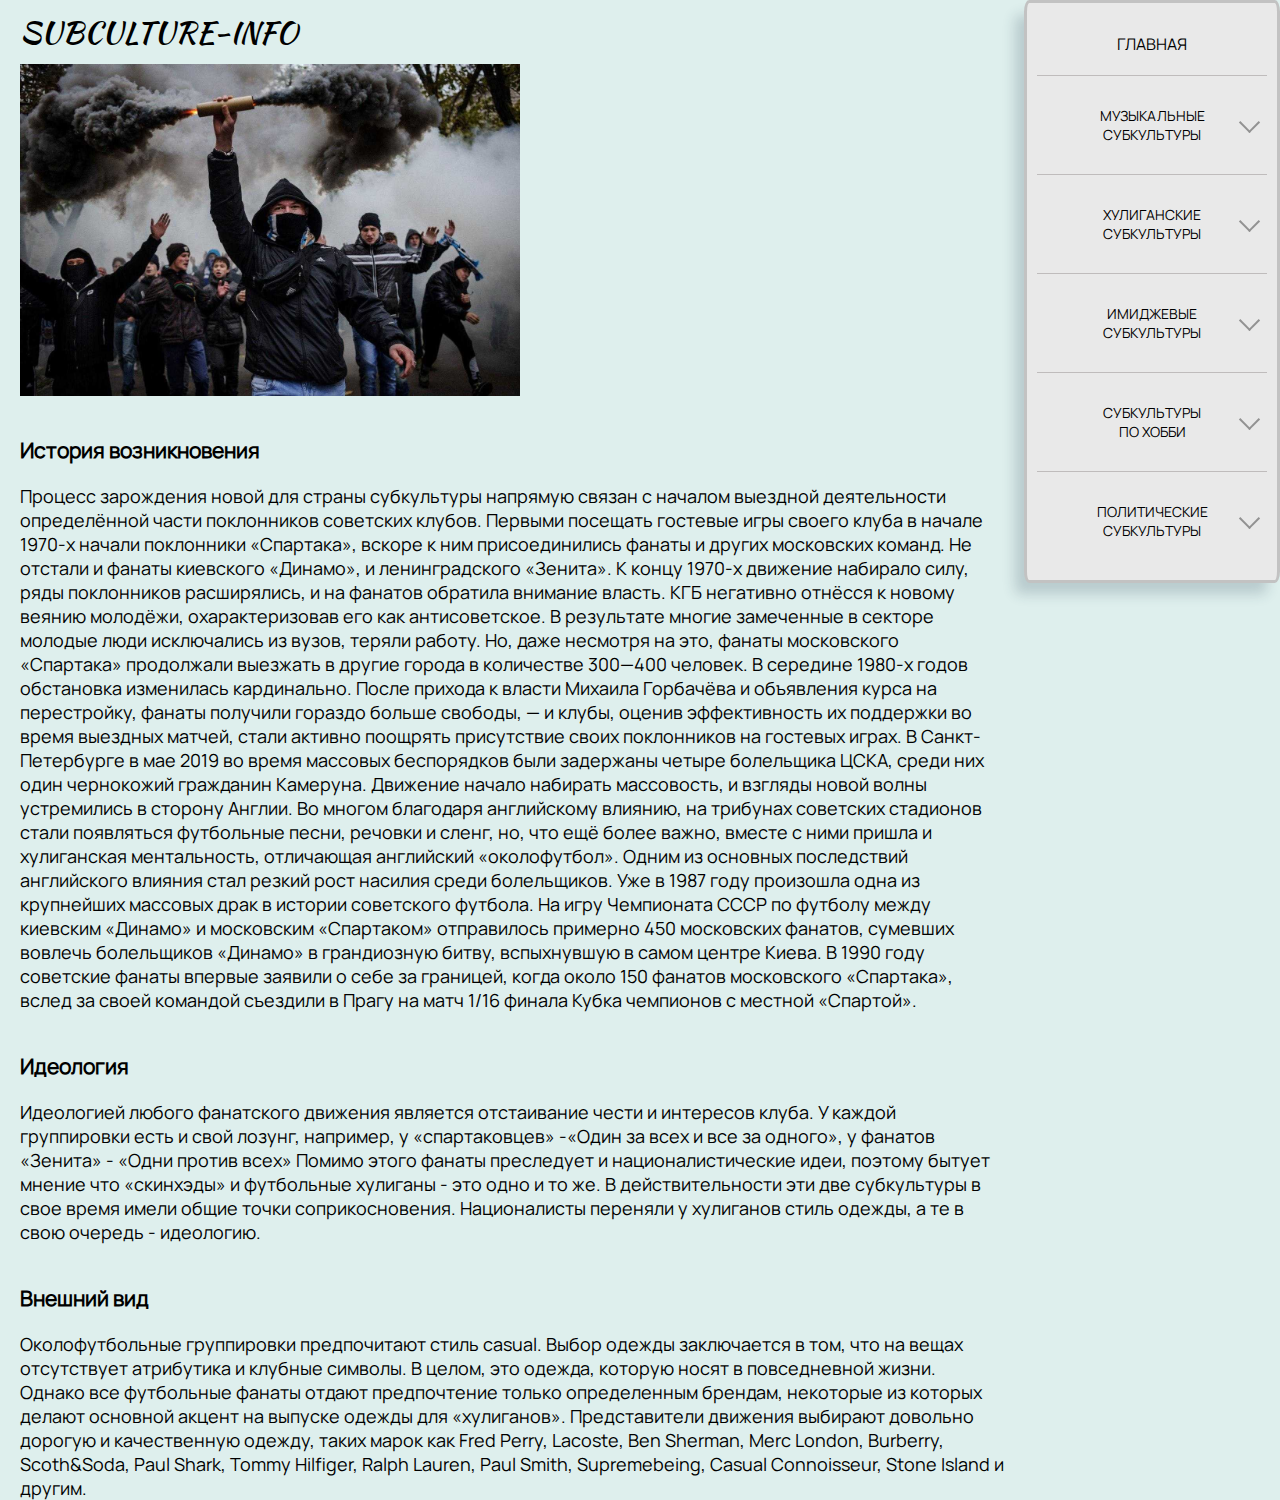
<file: pages/hooligan/football/index.html>
<!DOCTYPE html>
<html lang="en">
<head>
	<meta name="viewport" content="width=device-width initial-scale=1">
	<meta charset="UTF-8">
	<title>Футбольные хулиганы</title>
	<link rel="stylesheet" href="../../сss/main.css">
</head>
<body>
<div class="wrapper">
	<header class="header">
			<div class="logo">
				subculture-info
			</div>	

			<div class="menu-toggle">
				<div class="toggle">
		
				</div>
			</div>
	</header>


			<div class="sidebar">
		<a href="../../homepage/homepage.html" class="home-link">Главная</a>
		<button class="menu-button "><span class="btn-text">Музыкальные <p>субкультуры</p></span></button>
			<div class="list ">
				<div class='list-item'><a href='../../musical/alternative/alternative.html'>Альтернативщики</a></div>
				<div class='list-item'><a href="../../musical/got/got.html">Готы</a></div>
				<div class='list-item'><a href="../../musical/metall/index.html">Металлисты</a></div>
				<div class='list-item'><a href="../../musical/punk/fea16d1s-1920.jpg">Панки</a></div>
				<div class='list-item'><a href="../../musical/rock/index.html">Рокеры</a></div>
				<div class='list-item'><a href="../../musical/hip-hop/index.html">Хип-хоп (рэперы)</a></div>
				<div class='list-item'><a href="../../musical/emo/emo.html">Эмо</a></div>
				<div class='list-item'><a href="../../musical/folk/folk.html">Фолкеры</a></div>
				<div class='list-item'><a href="../../musical/rave/index.html">Рейверы</a></div>
			</div>
		
		<button class="menu-button"><span class="btn-text">Хулиганские <p>субкультуры</p></span></button>
			<div class="list ">

				<div class='list-item'><a href="../../hooligan/gopniki/index.html">Гопники</a></div>
				<div class='list-item'><a href="../../hooligan/ultras/index.html">Ультрас</a></div>
				<div class='list-item'><a href="../../hooligan/football/index.html">Футбольные хулиганы</a></div>
				<div class='list-item'><a href="../../hooligan/offniki/index.html">Офники</a></div>
			</div>
		<button class="menu-button"><span class="btn-text">Имиджевые <p>субкультуры</p></span></button>
			<div class="list ">
				<div class='list-item'><a href="../../fashion/visualkei/index.html">Visualkei </a></div>
				<div class='list-item'><a href="../../fashion/cybergot/index.html">Кибер-готы</a></div>
				<div class='list-item'><a href="../../fashion/cosplay/index.html">Косплей</a></div>
				<div class='list-item'><a href="../../fashion/teddy/index.html">Тедди-бои</a></div>
				<div class='list-item'><a href="../../fashion/freaks/index.html">Фрики</a></div>
			</div>
		
		<button class="menu-button"><span class="btn-text">Субкультуры  <p>по хобби</p></span></button>
			<div class="list ">
				<div class='list-item'><a href="../../hobby/baiker/index.html">Байкеры</a></div>
				<div class='list-item'> <a href="../../hobby/raiter/index.html">Райтеры</a></div>
				<div class='list-item'><a href="../../hobby/traicer/index.html">Трейсеры</a></div>
				<div class='list-item'><a href="../../hobby/hacker/index.html">Хакеры</a></div>
				<div class='list-item'><a href="../../hobby/otaku/index.html">Отаку</a></div>
				<div class='list-item'><a href="../../hobby/gamer/index.html">Геймеры</a></div>
				<div class='list-item'><a href="../../hobby/furri/index.html">Фурри</a></div>
			</div>
		
		<button class="menu-button"><span class="btn-text">Политические<p>субкультуры</p></span></button>
			<div class="list ">
				<div class='list-item'><a href="../../political/anarch-punk/anarch-punk.html">Анархо-панки</a></div>
				<div class='list-item'><a href="../../political/antifa/index.html">Антифа</a></div>
				<div class='list-item'><a href="../../political/sharpskin/index.html">SHARP-скинхеды</a></div>
				<div class='list-item'><a href="../../political/hcskin/index.html">НС-скинхеды</a></div>
				<div class='list-item'><a href="../../political/newage/index.html">Нью-Эйдж</a></div>
				<div class='list-item'><a href="../../political/Straight edge/index.html">Стрейт-Эйджеры</a></div>
				<div class='list-item'><a href="../../political/hipsters/index.html">Хипстеры</a></div>
				<div class='list-item'><a href="../../political/yuppi/index.html">Яппи</a></div>

			</div>
		</div>

		<div class="container">
			<div class="intro">
				<div class="intro-header">
					<img src="DkF4kmHU0AATLJo.jpg" alt="image" class="sub-img">
					<div class="nav">
						<div class="nav-item">
							<a href="#history" class="nav-link first-link">История возникновения</a>
						</div>
						
						<div class="nav-item">
							<a href="#ideology" class="nav-link">Идеология</a>
						</div>
						
						<div class="nav-item">
							<a href="#visual" class="nav-link">Внешний вид</a>
						</div>
					</div>
				</div>



				<div class="text-description" id='history'>
						<h3 class="text-title">История возникновения</h3>


						Процесс зарождения новой для страны субкультуры напрямую связан с началом выездной деятельности определённой части поклонников советских клубов. Первыми посещать гостевые игры своего клуба в начале 1970-х начали поклонники «Спартака», вскоре к ним присоединились фанаты и других московских команд. Не отстали и фанаты киевского «Динамо», и ленинградского «Зенита».

						К концу 1970-х движение набирало силу, ряды поклонников расширялись, и на фанатов обратила внимание власть. КГБ негативно отнёсся к новому веянию молодёжи, охарактеризовав его как антисоветское. В результате многие замеченные в секторе молодые люди исключались из вузов, теряли работу. Но, даже несмотря на это, фанаты московского «Спартака» продолжали выезжать в другие города в количестве 300—400 человек.

						В середине 1980-х годов обстановка изменилась кардинально. После прихода к власти Михаила Горбачёва и объявления курса на перестройку, фанаты получили гораздо больше свободы, — и клубы, оценив эффективность их поддержки во время выездных матчей, стали активно поощрять присутствие своих поклонников на гостевых играх. В Санкт-Петербурге в мае 2019 во время массовых беспорядков были задержаны четыре болельщика ЦСКА, среди них один чернокожий гражданин Камеруна.

						Движение начало набирать массовость, и взгляды новой волны устремились в сторону Англии. Во многом благодаря английскому влиянию, на трибунах советских стадионов стали появляться футбольные песни, речовки и сленг, но, что ещё более важно, вместе с ними пришла и хулиганская ментальность, отличающая английский «околофутбол». Одним из основных последствий английского влияния стал резкий рост насилия среди болельщиков.

						Уже в 1987 году произошла одна из крупнейших массовых драк в истории советского футбола. На игру Чемпионата СССР по футболу между киевским «Динамо» и московским «Спартаком» отправилось примерно 450 московских фанатов, сумевших вовлечь болельщиков «Динамо» в грандиозную битву, вспыхнувшую в самом центре Киева. В 1990 году советские фанаты впервые заявили о себе за границей, когда около 150 фанатов московского «Спартака», вслед за своей командой съездили в Прагу на матч 1/16 финала Кубка чемпионов с местной «Спартой».
				</div>



				
				<div class="text-description" id='ideology'>
						<h3 class="text-title">Идеология</h3>


						Идеологией любого фанатского движения является отстаивание чести и интересов клуба. У каждой группировки есть и свой лозунг, например, у «спартаковцев» -«Один за всех и все за одного», у фанатов «Зенита»  - «Одни против всех» Помимо этого фанаты преследует и националистические идеи, поэтому бытует мнение что «скинхэды» и футбольные  хулиганы  - это одно и то же. В действительности эти две субкультуры в свое время имели общие точки соприкосновения. Националисты переняли у хулиганов стиль одежды, а те в свою очередь - идеологию.
				</div>



				<div class="text-description" id='visual'>
						<h3 class="text-title">Внешний вид</h3>


						Околофутбольные группировки предпочитают стиль casual. Выбор одежды заключается в том, что на вещах отсутствует атрибутика и клубные символы. В целом, это одежда, которую носят в повседневной жизни. Однако все футбольные фанаты отдают предпочтение только определенным брендам, некоторые из которых делают основной акцент на выпуске одежды для «хулиганов». Представители движения выбирают довольно дорогую и качественную одежду, таких марок как Fred Perry, Lacoste, Ben Sherman, Merc London, Burberry, Scoth&Soda, Paul Shark, Tommy Hilfiger, Ralph Lauren, Paul Smith, Supremebeing, Casual Connoisseur, Stone Island и другим.
				</div>

			</div>

		</div>
	</div>	
	<script src="../../js/app.js"></script>
</body>
</html>
</file>
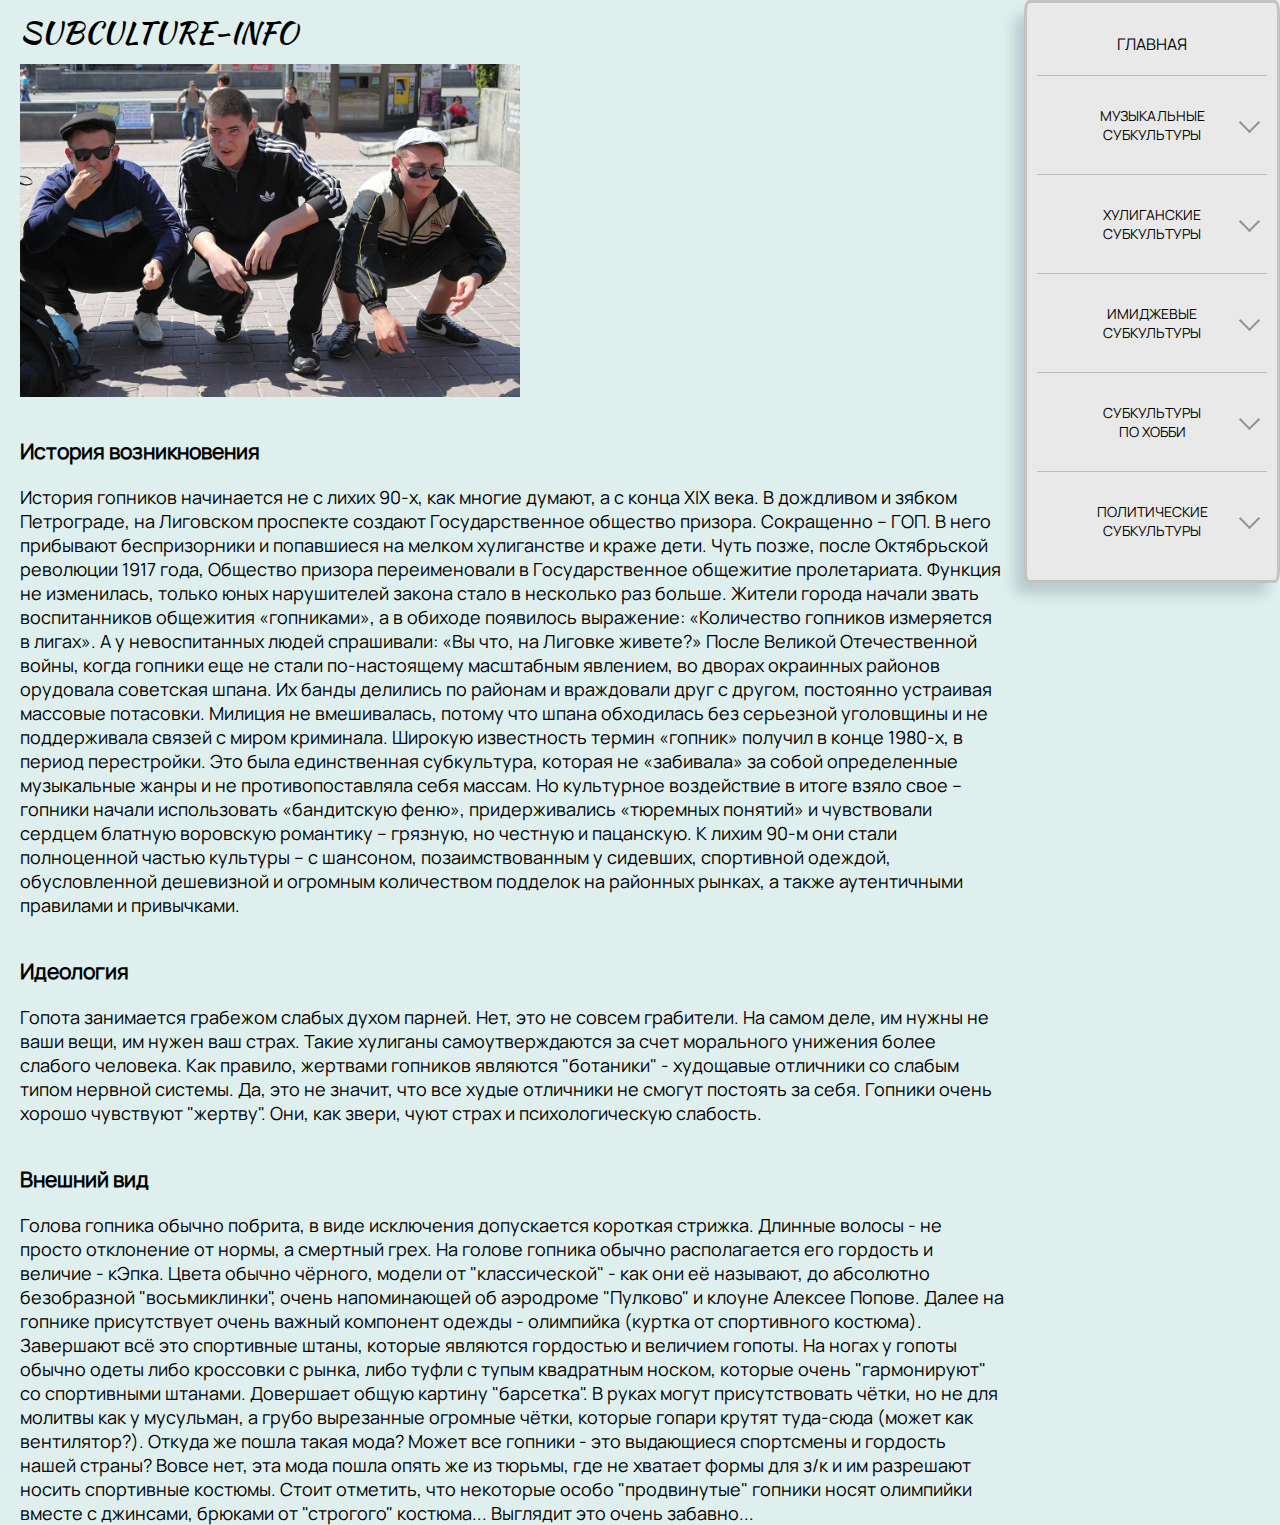
<file: pages/hooligan/gopniki/index.html>
<!DOCTYPE html>
<html lang="en">
<head>
	<meta name="viewport" content="width=device-width initial-scale=1">
	<meta charset="UTF-8">
	<title>Гопники</title>
	<link rel="stylesheet" href="../../сss/main.css">
</head>
<body>
<div class="wrapper">
	<header class="header">
			<div class="logo">
				subculture-info
			</div>	

			<div class="menu-toggle">
				<div class="toggle">
		
				</div>
			</div>
	</header>


			<div class="sidebar">
		<a href="../../homepage/homepage.html" class="home-link">Главная</a>
		<button class="menu-button "><span class="btn-text">Музыкальные <p>субкультуры</p></span></button>
			<div class="list ">
				<div class='list-item'><a href='../../musical/alternative/alternative.html'>Альтернативщики</a></div>
				<div class='list-item'><a href="../../musical/got/got.html">Готы</a></div>
				<div class='list-item'><a href="../../musical/metall/index.html">Металлисты</a></div>
				<div class='list-item'><a href="../../musical/punk/fea16d1s-1920.jpg">Панки</a></div>
				<div class='list-item'><a href="../../musical/rock/index.html">Рокеры</a></div>
				<div class='list-item'><a href="../../musical/hip-hop/index.html">Хип-хоп (рэперы)</a></div>
				<div class='list-item'><a href="../../musical/emo/emo.html">Эмо</a></div>
				<div class='list-item'><a href="../../musical/folk/folk.html">Фолкеры</a></div>
				<div class='list-item'><a href="../../musical/rave/index.html">Рейверы</a></div>
			</div>
		
		<button class="menu-button"><span class="btn-text">Хулиганские <p>субкультуры</p></span></button>
			<div class="list ">
				<div class='list-item'><a href="../../hooligan/gopniki/index.html">Гопники</a></div>
				<div class='list-item'><a href="../../hooligan/ultras/index.html">Ультрас</a></div>
				<div class='list-item'><a href="../../hooligan/football/index.html">Футбольные хулиганы</a></div>
				<div class='list-item'><a href="../../hooligan/offniki/index.html">Офники</a></div>
			</div>
		<button class="menu-button"><span class="btn-text">Имиджевые <p>субкультуры</p></span></button>
			<div class="list ">
				<div class='list-item'><a href="../../fashion/visualkei/index.html">Visualkei </a></div>
				<div class='list-item'> <a href="../../fashion/cybergot/index.html">Кибер-готы</a></div>
				<div class='list-item'><a href="../../fashion/cosplay/index.html">Косплей</a></div>
				<div class='list-item'><a href="../../fashion/teddy/index.html">Тедди-бои</a></div>
				<div class='list-item'><a href="../../fashion/freaks/index.html">Фрики</a></div>
			</div>
		
		<button class="menu-button"><span class="btn-text">Субкультуры  <p>по хобби</p></span></button>
			<div class="list ">
				<div class='list-item'><a href="../../hobby/baiker/index.html">Байкеры</a></div>
				<div class='list-item'> <a href="../../hobby/raiter/index.html">Райтеры</a></div>
				<div class='list-item'><a href="../../hobby/traicer/index.html">Трейсеры</a></div>
				<div class='list-item'><a href="../../hobby/hacker/index.html">Хакеры</a></div>
				<div class='list-item'><a href="../../hobby/otaku/index.html">Отаку</a></div>
				<div class='list-item'><a href="../../hobby/gamer/index.html">Геймеры</a></div>
				<div class='list-item'><a href="../../hobby/furri/index.html">Фурри</a></div>
			</div>
		
		<button class="menu-button"><span class="btn-text">Политические<p>субкультуры</p></span></button>
			<div class="list ">
				<div class='list-item'><a href="../../political/anarch-punk/anarch-punk.html">Анархо-панки</a></div>
				<div class='list-item'><a href="../../political/antifa/index.html">Антифа</a></div>
				<div class='list-item'><a href="../../political/sharpskin/index.html">SHARP-скинхеды</a></div>
				<div class='list-item'><a href="../../political/hcskin/index.html">НС-скинхеды</a></div>
				<div class='list-item'><a href="../../political/newage/index.html">Нью-Эйдж</a></div>
				<div class='list-item'><a href="../../political/Straight edge/index.html">Стрейт-Эйджеры</a></div>
				<div class='list-item'><a href="../../political/hipsters/index.html">Хипстеры</a></div>
				<div class='list-item'><a href="../../political/yuppi/index.html">Яппи</a></div>

			</div>
		</div>

		<div class="container">
			<div class="intro">
				<div class="intro-header">
					<img src="s1200.jpg" alt="image" class="sub-img">
					<div class="nav">
						<div class="nav-item">
							<a href="#history" class="nav-link first-link">История возникновения</a>
						</div>
						
						<div class="nav-item">
							<a href="#ideology" class="nav-link">Идеология</a>
						</div>
						
						<div class="nav-item">
							<a href="#visual" class="nav-link">Внешний вид</a>
						</div>
					</div>
				</div>



				<div class="text-description" id='history'>
						<h3 class="text-title">История возникновения</h3>

							История гопников начинается не с лихих 90-х, как многие думают, а с конца XIX века. В дождливом и зябком Петрограде, на Лиговском проспекте создают Государственное общество призора. Сокращенно – ГОП. В него прибывают беспризорники и попавшиеся на мелком хулиганстве и краже дети. Чуть позже, после Октябрьской революции 1917 года, Общество призора переименовали в Государственное общежитие пролетариата. Функция не изменилась, только юных нарушителей закона стало в несколько раз больше. Жители города начали звать воспитанников общежития «гопниками», а в обиходе появилось выражение: «Количество гопников измеряется в лигах». А у невоспитанных людей спрашивали: «Вы что, на Лиговке живете?»

							После Великой Отечественной войны, когда гопники еще не стали по-настоящему масштабным явлением, во дворах окраинных районов орудовала советская шпана. Их банды делились по районам и враждовали друг с другом, постоянно устраивая массовые потасовки. Милиция не вмешивалась, потому что шпана обходилась без серьезной уголовщины и не поддерживала связей с миром криминала.

							Широкую известность термин «гопник» получил в конце 1980-х, в период перестройки. Это была единственная субкультура, которая не «забивала» за собой определенные музыкальные жанры и не противопоставляла себя массам. Но культурное воздействие в итоге взяло свое – гопники начали использовать «бандитскую феню», придерживались «тюремных понятий» и чувствовали сердцем блатную воровскую романтику – грязную, но честную и пацанскую. К лихим 90-м они стали полноценной частью культуры – с шансоном, позаимствованным у сидевших, спортивной одеждой, обусловленной дешевизной и огромным количеством подделок на районных рынках, а также аутентичными правилами и привычками.
				</div>



				
				<div class="text-description" id='ideology'>
						<h3 class="text-title">Идеология</h3>


						Гопота занимается грабежом слабых духом парней. Нет, это не совсем грабители. На самом деле, им нужны не ваши вещи, им нужен ваш страх. Такие хулиганы самоутверждаются за счет морального унижения более слабого человека. Как правило, жертвами гопников являются "ботаники" - худощавые отличники со слабым типом нервной системы. Да, это не значит, что все худые отличники не смогут постоять за себя. Гопники очень хорошо чувствуют "жертву". Они, как звери, чуют страх и психологическую слабость.
				</div>



				<div class="text-description" id='visual'>
						<h3 class="text-title">Внешний вид</h3>


						Голова гопника обычно побрита, в виде исключения допускается короткая стрижка. Длинные волосы - не просто отклонение от нормы, а смертный грех. На голове гопника обычно располагается его гордость и величие - кЭпка. Цвета обычно чёрного, модели от "классической" - как они её называют, до абсолютно безобразной "восьмиклинки", очень напоминающей об аэродроме "Пулково" и клоуне Алексее Попове. Далее на гопнике присутствует очень важный компонент одежды - олимпийка (куртка от спортивного костюма). Завершают всё это спортивные штаны, которые являются гордостью и величием гопоты. На ногах у гопоты обычно одеты либо кроссовки с рынка, либо туфли с тупым квадратным носком, которые очень "гармонируют" со спортивными штанами. Довершает общую картину "барсетка". В руках могут присутствовать чётки, но не для молитвы как у мусульман, а грубо вырезанные огромные чётки, которые гопари крутят туда-сюда (может как вентилятор?). Откуда же пошла такая мода? Может все гопники - это выдающиеся спортсмены и гордость нашей страны? Вовсе нет, эта мода пошла опять же из тюрьмы, где не хватает формы для з/к и им разрешают носить спортивные костюмы. Стоит отметить, что некоторые особо "продвинутые" гопники носят олимпийки вместе с джинсами, брюками от "строгого" костюма... Выглядит это очень забавно...
				</div>

			</div>

		</div>
	</div>	
	<script src="../../js/app.js"></script>
</body>
</html>
</file>
<file: css/main.css>
*, *:before, *:after {
	box-sizing: border-box;
}

@font-face{
	font-family: Monrope;
	src: url(../fonts/Manrope-VariableFont_wght.ttf);
	font-weight: normal;
	font-style: normal;
}


p{
	margin: 0;
}

h1,h2,h3,h4,h5,h6{
	margin:0;
	font-family: Monrope, sans-serif;

}

a{
	text-decoration: none;
	color: #fff;
}

/* Intro*/
body{
	background: url(../img/intro-header.jpg);
	background-position: center;
	background-size: cover;
	background-repeat: no-repeat;
}
.intro{
	

	text-align: center;
	background-position: center;
	background-size: cover;
	background-repeat: no-repeat;
	width: 100vw;
	height: 100vh;


}


.sup-title{
	margin-bottom: 20px;
}
.section-title{
	font-size: 70px;
	color: #fff;
	width: 100vw;
	height: 100vh;
	justify-content: center;
	display: flex;
	flex-direction: column;

}


.intro-btn{
	margin-top: 50px;
	background-color: inherit;
	border: #fff 3px solid;
	padding: 5px 15px;
	color: #fff;
	font-size: 24px;
	cursor: pointer;
	font-family: Monrope, sans-serif;
	transition: background-color .2s linear;
	text-transform: uppercase;
	width: 260px;
	margin:  0 auto;
}


.intro-btn:hover{
	background-color: black;
}



@media(max-width: 990px){
	.section-title{
		font-size: 52px;
	}
}



@media(max-width: 800px){
		.section-title{
		font-size: 36px;
	}
}

@media(max-width: 680px){
	.section-title{
		font-size: 30px;
	}
}


@media(max-width: 575px){
	.section-title{
		font-size: 23px;
	}

}
</file>
<file: pages/сss/main.css>
*, :before, :after{
	box-sizing: border-box;
	margin:0;
	padding: 0;
}
:root{
		--color-dark: #a1a1a1;
}



@font-face {
 
font-family: 'KaushanScript'; 
src: url(../fonts/KaushanScript-Regular.ttf); 
font-style: normal; 
font-weight: normal; 
} 


@font-face{
	font-family: 'Monrope';
	src: url(../fonts/Manrope-VariableFont_wght.ttf);
	font-weight: normal;
	font-style: normal;
}


@font-face{
	font-family: 'Roboto';
	src: url(../fonts/Roboto-Black.ttf);
	font-weight: normal;
	font-style: normal;
}

p{
	margin: 0;
}

h1,h2,h3,h4,h5,h6{
	margin:0;
	font-family: Monrope, sans-serif;

}

a{
	text-decoration: none;
}


body{
	background-color: #deefed;


}

::-webkit-scrollbar{
	width: 8px;
}



::-webkit-scrollbar-thumb{
	background-color: var(--color-dark);
	border-radius: 5px;
}



::-webkit-scrollbar-track{
	background-color: #fff;
}
.wrapper{
	overflow-x: hidden;
}
/*CONTAINER*/

.container{
	padding:0 20px;
	width: 80vw;
}
/*header*/


.header{
	padding:10px 20px;
	font-size: 30px;
	font-family: KaushanScript, sans-serif;
	text-transform: uppercase;
	width: 100vw;
}

/*SIDEBAR*/

.sidebar{
	min-width: 200px;
	width:20vw;
	background-color: #E9E9E9;
	box-shadow: -11px 13px 13px -2px rgba(34, 60, 80, 0.2);
	position: absolute;
	top: 0;
	right: 0;
	border: 3px solid #C2C2C2;
	border-radius: 2%;
	display: flex;
	flex-direction: column;
	text-transform: uppercase;
	padding: 10px;
	justify-content: space-between;
	text-align: center;
	max-width: 100%;
	z-index: 1;
}


.home-link{
	color: #000;
	padding: 20px 0;
	font-family: Monrope, sans-serif;
	font-size: 16px;
}


.menu-button{
	background: none;
	border: none;
	cursor: pointer;
	text-transform: uppercase;
	border-top: 1px solid #BFBCBC;
	padding: 30px;
	font-size: 14px;
	position: relative;
	font-family: Monrope, sans-serif;
	outline: none;

}


.list{
 	display: none;
 	font-style: Roboto, sans-serif;
 	text-transform: uppercase;
 	font-size: 16px;


 }
.list a {
	text-decoration: none;
	color: #000;
	font-family: Monrope, sans-serif;

}

.btn-text{
	
}
.btn-text:after{
	content: '';
	height: 15px;
	width: 15px;
	position: absolute;
	right: 10px;
	border-top: 2px solid #929292;
	border-right: 2px solid #929292;
	top: 40%;
	transform: rotate(135deg);
	transition: transform .3s ease;

}


.menu-button.click .btn-text:after{
	transform: rotate(-45deg);
}





.show{
	display: block;
}
.list-item{
	padding: 5px 0;
}

/*mobile-menu*/

.menu-toggle{
	height: auto;
	width: 40px;
	position: absolute;
	top: 20px;
	right: 10px;
	display: none;
	cursor: pointer;
	z-index: 1000;
}



.menu-toggle.clicked .toggle{
	background: none;
}


.menu-toggle.clicked .toggle:before{
	transform-origin: left top;
	transform: rotate(45deg)translate3d(-2px, -2px, 0);
}




.menu-toggle.clicked .toggle:after{
transform-origin: left bottom;
transform: rotate(-45deg) translate3d(-7px, 5px, 0);
}


.toggle{
	height: 4px;
	width: 100%;
	background: #fff;
	position: absolute;
	transition: background linear .2s;

}




.toggle:before{
	content: '';
	height: 4px;
	width: 100%;
	position: absolute;
	top: -8px;
	left: 0;
	background: #fff;
	transition: transform linear .2s;


}


.toggle:after{
	content: '';
	height: 4px;
	width: 100%;
	position: absolute;
	top: 8px;
	left: 0;
	background: #fff;
	transition: transform linear .2s;


}



/*
INTRO*/

.intro-header{
	display: flex;
	font-family: Monrope, sans-serif;
	margin-bottom: 20px;
}


.sub-img{
	display: block;
	min-height: 300px;
	width: 500px;
	margin-right: 100px;
}
/*NAV*/
.nav{
	display: none;
	flex-direction: column;
}

.nav-item{
	text-align: center;
	font-family: Monrope, sans-serif;
	margin-top: 20px;
}

.nav-item a {
	color: #000;
	font-family: Monrope, serif;
	font-weight: normal;
}


.first-link{
	margin-top: 0;
}


.nav-link{
	position: relative;
	font-family: Monrope, sans-serif;
}
.nav-link:after{
	content: '';
	width: 0;
	height: 3px; 
	background-color: #98E8F0;
	left: 0; 
	bottom: -5px; 
	transition: width .2s ease;
	display: block;
	position: absolute;
	
}



.nav-link:hover:after,
.nav-link:focus:after {
	width: 100%;

}

/*DESCRIPTION*/


.text-description{
	font-family: Monrope, sans-serif;
	font-size: 18px;
	margin-top: 40px;
}





.text-title{
	margin-bottom: 20px;
}




@media (max-width: 990px) {


/*sidebar*/
	.sidebar{
		display: none;
	}


	.active{
		height: auto;
		width: 100vw;
		border-radius: 0;
		display: flex;
	}

/*menu*/
	.menu-toggle{
		display: flex;
	}
/*description*/
	.sub-img{
		width: 50vw;
		height: 40vh;
		margin: 0;
		
	}
/*nav*/

.nav{
	display: flex;
}

/*INTRO*/


	.intro-header{
		flex-direction: column;
		align-items: center;
	}

	.intro{
		display: flex;
		flex-direction: column;
		


	}

	.container{
		width: 100vw;
		display: flex;
		flex-direction: column;
		justify-content: center;
	}



}


@media (max-width: 575px){
	.logo{
		font-size: 20px;
	}


	.sub-img{
		width: 90vw;
	}

	.container{
		width: 100vw;
	}
	
}
</file>
